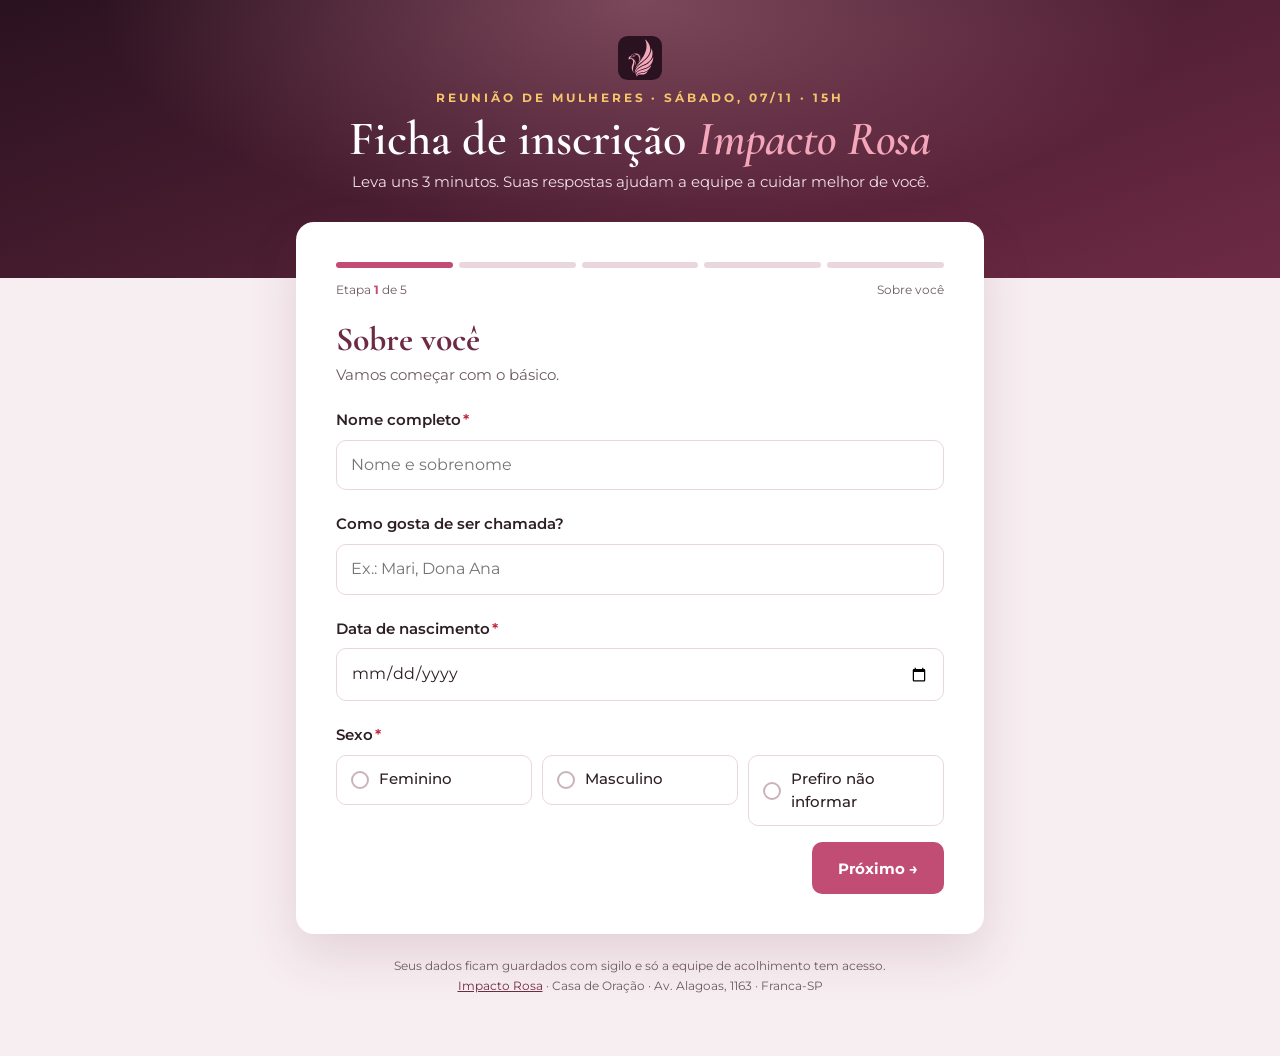
<file: ficha/index.html>
<!doctype html>
<html lang="pt-BR">
<head>
  <meta charset="utf-8">
  <meta name="viewport" content="width=device-width, initial-scale=1, viewport-fit=cover">
  <title>Ficha de inscrição · Impacto Rosa</title>
  <meta name="description" content="Ficha de inscrição da Reunião de Mulheres do Impacto Rosa · Casa de Oração Franca.">
  <meta name="theme-color" content="#6e2a44">
  <meta name="robots" content="noindex">
  <link rel="icon" href="../favicon.ico" sizes="any">
  <link rel="icon" type="image/svg+xml" href="../icons/favicon.svg">
  <link rel="apple-touch-icon" href="../icons/apple-touch-icon.png">
  <meta property="og:type" content="website">
  <meta property="og:title" content="Ficha de inscrição · Impacto Rosa">
  <meta property="og:description" content="Preencha sua ficha para a Reunião de Mulheres do Impacto Rosa · Sábado, 07/11 às 15h.">
  <meta property="og:url" content="https://impactorosa.mentorawaniaarantes.com.br/ficha/">
  <meta property="og:image" content="https://impactorosa.mentorawaniaarantes.com.br/icons/og-image.jpg">
  <link rel="preconnect" href="https://fonts.googleapis.com">
  <link rel="preconnect" href="https://fonts.gstatic.com" crossorigin>
  <link rel="stylesheet" href="https://fonts.googleapis.com/css2?family=Cormorant+Garamond:ital,wght@0,600;0,700;1,500&family=Montserrat:wght@400;500;600;700&display=swap">
  <style>
    /* Formulário no estilo Jotform: fundo claro, cartão branco, etapas com progresso,
       com as cores do Impacto Rosa (vinho, rosa e âmbar). */
    :root {
      color-scheme: light;
      --fundo: #f7eef1;
      --cartao: #ffffff;
      --texto: #2e1f26;
      --suave: #6d5a63;
      --linha: #ead7de;
      --vinho: #6e2a44;
      --rosa: #c24d74;
      --rosa-claro: #fbe9ef;
      --ambar: #c97d06;
      --erro: #c0263c;
      --ok: #1f9d55;
      --display: "Cormorant Garamond", Georgia, serif;
      --corpo: "Montserrat", system-ui, -apple-system, "Segoe UI", Roboto, sans-serif;
    }
    *, *::before, *::after { box-sizing: border-box; }
    [hidden] { display: none !important; }
    html { scroll-behavior: smooth; }
    body { margin: 0; background: var(--fundo); color: var(--texto); font-family: var(--corpo); font-size: 16px; line-height: 1.55; }
    img { max-width: 100%; height: auto; display: block; }
    :focus-visible { outline: 3px solid var(--ambar); outline-offset: 2px; }
    [tabindex="-1"]:focus { outline: none; }

    .topo {
      background: radial-gradient(ellipse at 50% 0%, rgba(236, 157, 178, .35), transparent 60%), linear-gradient(160deg, #2a1220, var(--vinho));
      color: #fff; text-align: center;
      padding: calc(36px + env(safe-area-inset-top, 0px)) max(16px, env(safe-area-inset-right, 0px)) 84px max(16px, env(safe-area-inset-left, 0px));
    }
    .topo img { width: 44px; margin: 0 auto 10px; }
    .topo .rotulo { margin: 0; font-size: .72rem; font-weight: 700; letter-spacing: .26em; text-transform: uppercase; color: #f5c46b; }
    .topo h1 { margin: 6px 0 6px; font-family: var(--display); font-weight: 600; font-size: clamp(2.1rem, 7vw, 3rem); line-height: 1.05; }
    .topo h1 em { color: #f4a7bb; }
    .topo p { margin: 0; color: #f1dfe5; font-size: .95rem; }

    .area { max-width: 720px; margin: -56px auto 0; padding: 0 max(16px, env(safe-area-inset-right, 0px)) 48px max(16px, env(safe-area-inset-left, 0px)); }
    .cartao { background: var(--cartao); border-radius: 18px; box-shadow: 0 20px 50px rgba(110, 42, 68, .14); padding: clamp(20px, 5vw, 40px); }

    .progresso { display: flex; gap: 6px; margin-bottom: 8px; }
    .progresso span { flex: 1; height: 6px; border-radius: 99px; background: var(--linha); transition: background .3s; }
    .progresso span.feito { background: var(--rosa); }
    .etapa-info { display: flex; justify-content: space-between; font-size: .78rem; color: var(--suave); margin-bottom: 22px; }
    .etapa-info strong { color: var(--rosa); }

    .etapa h2 { font-family: var(--display); font-size: clamp(1.7rem, 5vw, 2.1rem); line-height: 1.1; margin: 0 0 4px; color: var(--vinho); }
    .etapa .intro { margin: 0 0 22px; color: var(--suave); font-size: .95rem; }

    .campo { margin-bottom: 22px; }
    .campo > label, .campo > .pergunta { display: block; font-weight: 600; font-size: .95rem; margin-bottom: 8px; }
    .obrig { color: var(--erro); margin-left: 2px; }
    .sub { display: block; font-size: .8rem; color: var(--suave); margin-top: 6px; }
    input[type="text"], input[type="tel"], input[type="email"], input[type="date"], textarea {
      width: 100%; min-height: 50px; padding: 12px 14px; border: 1.5px solid var(--linha); border-radius: 10px;
      background: #fff; color: var(--texto); font: inherit; font-size: 16px; transition: border-color .15s, box-shadow .15s;
    }
    textarea { min-height: 110px; resize: vertical; }
    input:focus, textarea:focus { outline: none; border-color: var(--rosa); box-shadow: 0 0 0 4px rgba(194, 77, 116, .14); }
    input:disabled, textarea:disabled { background: #f6f1f3; cursor: not-allowed; }
    [aria-invalid="true"] { border-color: var(--erro) !important; }
    .erro-campo { color: var(--erro); font-size: .82rem; margin-top: 6px; }
    .idade { display: inline-flex; margin-top: 8px; padding: 4px 12px; border-radius: 99px; background: var(--rosa-claro); color: var(--vinho); font-weight: 600; font-size: .85rem; }

    .opcoes { display: grid; gap: 10px; grid-template-columns: repeat(auto-fill, minmax(150px, 1fr)); border: 0; margin: 0; padding: 0; }
    .opcoes legend { padding: 0; }
    .opcao { position: relative; }
    .opcao input { position: absolute; opacity: 0; inset: 0; width: 100%; height: 100%; margin: 0; cursor: pointer; }
    .opcao span {
      display: flex; align-items: center; gap: 10px; min-height: 50px; padding: 12px 14px; border: 1.5px solid var(--linha);
      border-radius: 10px; background: #fff; font-size: .92rem; font-weight: 500; transition: border-color .15s, background .15s;
    }
    .opcao span::before { content: ""; flex: none; width: 18px; height: 18px; border: 2px solid #c9b3bb; border-radius: 50%; background: #fff; }
    .opcao input[type="checkbox"] + span::before { border-radius: 5px; }
    .opcao input:checked + span { border-color: var(--rosa); background: var(--rosa-claro); color: var(--vinho); font-weight: 600; }
    .opcao input:checked + span::before { border-color: var(--rosa); background: var(--rosa); box-shadow: inset 0 0 0 3px #fff; }
    .opcao input:focus-visible + span { outline: 3px solid var(--ambar); outline-offset: 2px; }
    .opcao input:disabled + span { opacity: .5; cursor: not-allowed; }

    .contador { display: inline-flex; align-items: center; border: 1.5px solid var(--linha); border-radius: 10px; overflow: hidden; }
    .contador button { width: 50px; height: 50px; border: 0; background: var(--rosa-claro); color: var(--vinho); font-size: 1.4rem; cursor: pointer; }
    .contador output { min-width: 64px; text-align: center; font-weight: 700; font-size: 1.1rem; font-variant-numeric: tabular-nums; }

    .aviso { border-radius: 12px; padding: 16px; background: #fff8ec; border: 1.5px solid #f3d7a3; margin-bottom: 22px; font-size: .9rem; }
    .aviso strong { color: var(--vinho); }
    .consent { display: flex; gap: 12px; align-items: flex-start; cursor: pointer; font-size: .9rem; }
    .consent input { width: 22px; height: 22px; flex: none; margin-top: 1px; accent-color: var(--rosa); }
    .bloqueado { opacity: .55; }

    .resumo { list-style: none; margin: 0 0 22px; padding: 0; border: 1.5px solid var(--linha); border-radius: 12px; overflow: hidden; }
    .resumo li { display: grid; grid-template-columns: 42% 1fr; gap: 12px; padding: 10px 14px; border-bottom: 1px solid var(--linha); font-size: .9rem; }
    .resumo li:last-child { border-bottom: 0; }
    .resumo li span:first-child { color: var(--suave); }
    .resumo li span:last-child { font-weight: 600; overflow-wrap: anywhere; }

    .acoes { display: flex; gap: 12px; justify-content: space-between; margin-top: 8px; }
    .btn {
      display: inline-flex; align-items: center; justify-content: center; gap: 8px; min-height: 52px; padding: 12px 26px;
      border-radius: 10px; border: 0; font: inherit; font-weight: 700; font-size: .95rem; cursor: pointer; text-decoration: none;
    }
    .btn-prox { background: var(--rosa); color: #fff; margin-left: auto; }
    .btn-prox:hover { background: #a83c60; }
    .btn-voltar { background: transparent; color: var(--suave); border: 1.5px solid var(--linha); }
    .btn[disabled] { opacity: .7; cursor: wait; }
    .erro-envio { color: var(--erro); font-size: .9rem; margin: 10px 0 0; }

    .sucesso { text-align: center; padding: 10px 0; }
    .sucesso .check { width: 72px; height: 72px; border-radius: 50%; margin: 0 auto 14px; display: grid; place-items: center; background: #e7f6ee; color: var(--ok); font-size: 2.2rem; }
    .sucesso h2 { font-family: var(--display); font-size: 2.2rem; margin: 0 0 8px; color: var(--vinho); }
    .sucesso p { color: var(--suave); margin: 0 0 22px; }
    .sucesso .btn { width: 100%; margin-bottom: 10px; }
    .btn-grupo { background: #25d366; color: #fff; }
    .btn-pagina { background: var(--rosa-claro); color: var(--vinho); }

    .rodape { text-align: center; color: var(--suave); font-size: .78rem; margin-top: 22px; }
    .rodape a { color: var(--vinho); }
    .hp { position: absolute; left: -9999px; width: 1px; height: 1px; overflow: hidden; }
    @media (max-width: 480px) { .resumo li { grid-template-columns: 1fr; gap: 2px; } .acoes .btn { padding: 12px 18px; } }
    @media (prefers-reduced-motion: reduce) { html { scroll-behavior: auto; } * { transition: none !important; } }
  </style>
</head>
<body>
  <header class="topo">
    <img src="../icons/favicon.svg" width="44" height="44" alt="">
    <p class="rotulo">Reunião de Mulheres · Sábado, 07/11 · 15h</p>
    <h1>Ficha de inscrição <em>Impacto Rosa</em></h1>
    <p>Leva uns 3 minutos. Suas respostas ajudam a equipe a cuidar melhor de você.</p>
  </header>

  <main class="area">
    <div class="cartao">
      <div id="cabecalho-etapas">
        <div class="progresso" aria-hidden="true"><span></span><span></span><span></span><span></span><span></span></div>
        <p class="etapa-info"><span>Etapa <strong id="num-etapa">1</strong> de 5</span><span id="nome-etapa">Sobre você</span></p>
      </div>

      <form id="ficha" novalidate>
        <!-- ETAPA 1 -->
        <section class="etapa" data-nome="Sobre você" aria-labelledby="t1">
          <h2 id="t1" tabindex="-1">Sobre você</h2>
          <p class="intro">Vamos começar com o básico.</p>
          <div class="campo">
            <label for="f-nome">Nome completo<span class="obrig" aria-hidden="true">*</span></label>
            <input id="f-nome" name="nome" type="text" autocomplete="name" required maxlength="120" placeholder="Nome e sobrenome">
          </div>
          <div class="campo">
            <label for="f-chamar">Como gosta de ser chamada?</label>
            <input id="f-chamar" name="como_chamar" type="text" maxlength="60" placeholder="Ex.: Mari, Dona Ana">
          </div>
          <div class="campo">
            <label for="f-nasc">Data de nascimento<span class="obrig" aria-hidden="true">*</span></label>
            <input id="f-nasc" name="data_nascimento" type="date" required min="1900-01-01">
            <span class="idade" id="idade" hidden></span>
          </div>
          <fieldset class="campo opcoes" id="g-sexo">
            <legend class="pergunta">Sexo<span class="obrig" aria-hidden="true">*</span></legend>
            <label class="opcao"><input type="radio" name="sexo" value="feminino"><span>Feminino</span></label>
            <label class="opcao"><input type="radio" name="sexo" value="masculino"><span>Masculino</span></label>
            <label class="opcao"><input type="radio" name="sexo" value="prefiro_nao_informar"><span>Prefiro não informar</span></label>
          </fieldset>
        </section>

        <!-- ETAPA 2 -->
        <section class="etapa" data-nome="Família e contato" aria-labelledby="t2" hidden>
          <h2 id="t2" tabindex="-1">Família e contato</h2>
          <p class="intro">Como está a sua vida hoje e como falamos com você.</p>
          <fieldset class="campo opcoes" id="g-civil">
            <legend class="pergunta">Estado civil<span class="obrig" aria-hidden="true">*</span></legend>
            <label class="opcao"><input type="radio" name="estado_civil" value="solteira"><span>Solteira</span></label>
            <label class="opcao"><input type="radio" name="estado_civil" value="casada"><span>Casada</span></label>
            <label class="opcao"><input type="radio" name="estado_civil" value="uniao_estavel"><span>União estável</span></label>
            <label class="opcao"><input type="radio" name="estado_civil" value="divorciada"><span>Divorciada</span></label>
            <label class="opcao"><input type="radio" name="estado_civil" value="viuva"><span>Viúva</span></label>
            <label class="opcao"><input type="radio" name="estado_civil" value="outro"><span>Outro</span></label>
          </fieldset>
          <div class="campo">
            <span class="pergunta" id="l-filhos">Quantos filhos você tem?<span class="obrig" aria-hidden="true">*</span></span>
            <div class="contador" role="group" aria-labelledby="l-filhos">
              <button type="button" id="filhos-menos" aria-label="Diminuir">−</button>
              <output id="filhos" aria-live="polite">0</output>
              <button type="button" id="filhos-mais" aria-label="Aumentar">+</button>
            </div>
          </div>
          <div class="campo">
            <label for="f-prof">Profissão</label>
            <input id="f-prof" name="profissao" type="text" maxlength="100" placeholder="Ex.: professora, empresária, do lar">
          </div>
          <div class="campo">
            <label for="f-zap">WhatsApp com DDD<span class="obrig" aria-hidden="true">*</span></label>
            <input id="f-zap" name="whatsapp" type="tel" inputmode="numeric" autocomplete="tel-national" required placeholder="(16) 99999-9999">
          </div>
          <div class="campo">
            <label for="f-email">E-mail</label>
            <input id="f-email" name="email" type="email" inputmode="email" autocomplete="email" maxlength="160" placeholder="voce@email.com">
          </div>
        </section>

        <!-- ETAPA 3 -->
        <section class="etapa" data-nome="Fé" aria-labelledby="t3" hidden>
          <h2 id="t3" tabindex="-1">Sua fé</h2>
          <p class="intro">Todas são bem-vindas no Impacto Rosa.</p>
          <fieldset class="campo opcoes" id="g-religiao">
            <legend class="pergunta">Qual religião você pertence?</legend>
            <label class="opcao"><input type="radio" name="religiao" value="Evangélica"><span>Evangélica</span></label>
            <label class="opcao"><input type="radio" name="religiao" value="Católica"><span>Católica</span></label>
            <label class="opcao"><input type="radio" name="religiao" value="Espírita"><span>Espírita</span></label>
            <label class="opcao"><input type="radio" name="religiao" value="Sem religião"><span>Sem religião</span></label>
            <label class="opcao"><input type="radio" name="religiao" value="Outra"><span>Outra</span></label>
          </fieldset>
          <div class="campo" id="c-religiao-outra" hidden>
            <label for="f-religiao-outra">Qual?</label>
            <input id="f-religiao-outra" type="text" maxlength="50">
          </div>
          <div class="campo">
            <label for="f-igreja">Qual igreja você frequenta?</label>
            <input id="f-igreja" name="igreja" type="text" maxlength="120" placeholder="Ex.: Casa de Oração Franca">
            <span class="sub">Se não frequenta nenhuma, pode deixar em branco.</span>
          </div>
        </section>

        <!-- ETAPA 4 -->
        <section class="etapa" data-nome="Cuidado e bem-estar" aria-labelledby="t4" hidden>
          <h2 id="t4" tabindex="-1">Cuidado e bem-estar</h2>
          <p class="intro">Estas perguntas são <strong>opcionais</strong>. Elas nos ajudam a acolher você com carinho e a preparar o momento de pilates com segurança.</p>
          <div class="aviso">
            <label class="consent" for="f-consent-saude">
              <input id="f-consent-saude" type="checkbox">
              <span><strong>Autorizo</strong> o Impacto Rosa e a Casa de Oração Franca a guardar as informações de saúde e de vida pessoal que eu escrever abaixo, de forma <strong>sigilosa</strong>, apenas para o meu acolhimento e cuidado. Sem marcar, você pode pular esta etapa.</span>
            </label>
          </div>
          <div id="bloco-saude" class="bloqueado">
            <fieldset class="campo opcoes" id="g-emocional">
              <legend class="pergunta">Você vive algum quadro emocional?</legend>
              <label class="opcao"><input type="checkbox" name="emocional" value="Ansiedade"><span>Ansiedade</span></label>
              <label class="opcao"><input type="checkbox" name="emocional" value="Depressão"><span>Depressão</span></label>
              <label class="opcao"><input type="checkbox" name="emocional" value="Síndrome do pânico"><span>Síndrome do pânico</span></label>
              <label class="opcao"><input type="checkbox" name="emocional" value="Luto"><span>Luto</span></label>
              <label class="opcao"><input type="checkbox" name="emocional" value="Estresse"><span>Estresse</span></label>
              <label class="opcao"><input type="checkbox" name="emocional" value="Nenhum"><span>Nenhum</span></label>
              <label class="opcao"><input type="checkbox" name="emocional" value="Outro"><span>Outro</span></label>
            </fieldset>
            <div class="campo" id="c-emocional-outro" hidden>
              <label for="f-emocional-outro">Qual?</label>
              <input id="f-emocional-outro" type="text" maxlength="150">
            </div>

            <fieldset class="campo opcoes" id="g-medicacao">
              <legend class="pergunta">Toma alguma medicação?</legend>
              <label class="opcao"><input type="radio" name="toma_medicacao" value="sim"><span>Sim</span></label>
              <label class="opcao"><input type="radio" name="toma_medicacao" value="nao"><span>Não</span></label>
            </fieldset>
            <div class="campo" id="c-medicacoes" hidden>
              <label for="f-medicacoes">Quais medicações?</label>
              <input id="f-medicacoes" type="text" maxlength="500">
            </div>

            <fieldset class="campo opcoes" id="g-fisica">
              <legend class="pergunta">Como está sua condição física?</legend>
              <label class="opcao"><input type="radio" name="condicao_fisica" value="boa"><span>Boa, sem limitações</span></label>
              <label class="opcao"><input type="radio" name="condicao_fisica" value="limitacao_leve"><span>Tenho limitações leves</span></label>
              <label class="opcao"><input type="radio" name="condicao_fisica" value="limitacao_importante"><span>Tenho limitações importantes</span></label>
            </fieldset>
            <div class="campo" id="c-fisica-obs" hidden>
              <label for="f-fisica-obs">Conte um pouco (ajuda no pilates)</label>
              <input id="f-fisica-obs" type="text" maxlength="500" placeholder="Ex.: dor no joelho, cirurgia recente">
            </div>

            <fieldset class="campo opcoes" id="g-patologia">
              <legend class="pergunta">Tem alguma patologia (doença)?</legend>
              <label class="opcao"><input type="radio" name="tem_patologia" value="sim"><span>Sim</span></label>
              <label class="opcao"><input type="radio" name="tem_patologia" value="nao"><span>Não</span></label>
            </fieldset>
            <div class="campo" id="c-patologias" hidden>
              <label for="f-patologias">Quais?</label>
              <input id="f-patologias" type="text" maxlength="500" placeholder="Ex.: diabetes, hipertensão">
            </div>

            <div class="campo">
              <label for="f-sofrimento">Está passando por algum tipo de sofrimento?</label>
              <textarea id="f-sofrimento" maxlength="2000" placeholder="Se quiser, escreva aqui. Vamos orar por você."></textarea>
            </div>
            <div class="campo">
              <label for="f-familiar">Alguma situação familiar que te incomoda?</label>
              <textarea id="f-familiar" maxlength="2000"></textarea>
            </div>
          </div>
        </section>

        <!-- ETAPA 5 -->
        <section class="etapa" data-nome="Confirmar" aria-labelledby="t5" hidden>
          <h2 id="t5" tabindex="-1">Confira e envie</h2>
          <p class="intro">Veja se está tudo certo. Se precisar, volte e corrija.</p>
          <ul class="resumo" id="resumo"></ul>
          <div class="hp" aria-hidden="true"><label for="f-site">Site</label><input id="f-site" type="text" tabindex="-1" autocomplete="off"></div>
          <div class="campo">
            <label class="consent" for="f-consent">
              <input id="f-consent" type="checkbox">
              <span>Autorizo o Impacto Rosa e a Casa de Oração Franca a usarem meus dados para falar comigo sobre os encontros e para o meu acolhimento.<span class="obrig" aria-hidden="true">*</span></span>
            </label>
          </div>
        </section>

        <p class="erro-envio" id="erro-envio" role="alert" hidden></p>
        <div class="acoes">
          <button type="button" class="btn btn-voltar" id="voltar" hidden>← Voltar</button>
          <button type="submit" class="btn btn-prox" id="proximo">Próximo →</button>
        </div>
      </form>

      <div class="sucesso" id="sucesso" hidden>
        <div class="check" aria-hidden="true">✓</div>
        <h2 tabindex="-1" id="sucesso-titulo">Ficha enviada!</h2>
        <p><span id="sucesso-nome">Obrigada</span>, recebemos suas respostas com carinho. Te esperamos no sábado, 07/11, às 15h, na Casa de Oração.</p>
        <a class="btn btn-grupo" href="https://chat.whatsapp.com/GKTrelO5cqL79CvpSnSm1C?mode=gi_t" target="_blank" rel="noopener">Entrar no grupo do WhatsApp</a>
        <a class="btn btn-pagina" href="../">Voltar para a página do Impacto Rosa</a>
      </div>
    </div>
    <p class="rodape">Seus dados ficam guardados com sigilo e só a equipe de acolhimento tem acesso.<br>
      <a href="../">Impacto Rosa</a> · Casa de Oração · Av. Alagoas, 1163 · Franca-SP</p>
  </main>

  <script>
  (function () {
    'use strict';
    // Grava na tabela impacto_rosa_fichas (Supabase, projeto Selah). A chave pública só INSERE;
    // ler/alterar/apagar é bloqueado no banco. Dados de saúde só entram com o consentimento marcado.
    var URL_FICHAS = 'https://hymbjpnrwhtngkivrqht.supabase.co/rest/v1/impacto_rosa_fichas';
    var CHAVE = 'sb_publishable_xNcKkJczWh0YUUwI2THmDg_VFrhqAuD';

    var form = document.getElementById('ficha');
    var etapas = Array.prototype.slice.call(form.querySelectorAll('.etapa'));
    var barras = document.querySelectorAll('.progresso span');
    var btnProx = document.getElementById('proximo');
    var btnVoltar = document.getElementById('voltar');
    var erroEnvio = document.getElementById('erro-envio');
    var atual = 0;
    var filhos = 0;
    var $ = function (id) { return document.getElementById(id); };
    var marcado = function (nome) { var e = form.querySelector('input[name="' + nome + '"]:checked'); return e ? e.value : null; };
    var texto = function (id) { var v = $(id).value.trim().replace(/\s+/g, ' '); return v || null; };

    // Idade calculada pela data de nascimento
    var hoje = new Date();
    $('f-nasc').max = hoje.toISOString().slice(0, 10);
    function idade() {
      var v = $('f-nasc').value; if (!v) return null;
      var n = new Date(v + 'T12:00:00'); var i = hoje.getFullYear() - n.getFullYear();
      var m = hoje.getMonth() - n.getMonth();
      if (m < 0 || (m === 0 && hoje.getDate() < n.getDate())) i--;
      return i >= 0 && i <= 120 ? i : null;
    }
    $('f-nasc').addEventListener('input', function () {
      var i = idade(); $('idade').hidden = i === null; $('idade').textContent = i === null ? '' : i + ' anos';
    });

    // Contador de filhos
    function poeFilhos(n) { filhos = Math.max(0, Math.min(30, n)); $('filhos').textContent = filhos; }
    $('filhos-menos').addEventListener('click', function () { poeFilhos(filhos - 1); });
    $('filhos-mais').addEventListener('click', function () { poeFilhos(filhos + 1); });

    // Máscara do WhatsApp
    $('f-zap').addEventListener('input', function () {
      var d = this.value.replace(/\D/g, '').replace(/^55(?=\d{10,11}$)/, '').slice(0, 11);
      this.value = d.length > 10 ? d.replace(/^(\d{2})(\d{5})(\d{0,4}).*/, '($1) $2-$3')
        : d.length > 6 ? d.replace(/^(\d{2})(\d{4})(\d{0,4}).*/, '($1) $2-$3')
        : d.length > 2 ? d.replace(/^(\d{2})(\d*)/, '($1) $2') : (d ? '(' + d : '');
    });

    // Campos que aparecem conforme a resposta
    function mostraSe(nome, valor, campoId) {
      form.querySelectorAll('input[name="' + nome + '"]').forEach(function (r) {
        r.addEventListener('change', function () {
          var ativo = nome === 'emocional'
            ? !!form.querySelector('input[name="emocional"][value="Outro"]:checked')
            : (valor === '*' ? r.checked && r.value !== 'boa' : marcado(nome) === valor);
          $(campoId).hidden = !ativo;
        });
      });
    }
    mostraSe('religiao', 'Outra', 'c-religiao-outra');
    mostraSe('emocional', 'Outro', 'c-emocional-outro');
    mostraSe('toma_medicacao', 'sim', 'c-medicacoes');
    mostraSe('condicao_fisica', '*', 'c-fisica-obs');
    mostraSe('tem_patologia', 'sim', 'c-patologias');
    // "Nenhum" desmarca os outros quadros (e vice-versa)
    form.querySelectorAll('input[name="emocional"]').forEach(function (c) {
      c.addEventListener('change', function () {
        if (!c.checked) return;
        form.querySelectorAll('input[name="emocional"]').forEach(function (o) {
          if (o !== c && (c.value === 'Nenhum' || o.value === 'Nenhum')) o.checked = false;
        });
        $('c-emocional-outro').hidden = !form.querySelector('input[name="emocional"][value="Outro"]:checked');
      });
    });

    // Bloco de saúde só libera com o consentimento específico
    var blocoSaude = $('bloco-saude');
    function liberaSaude() {
      var ok = $('f-consent-saude').checked;
      blocoSaude.classList.toggle('bloqueado', !ok);
      blocoSaude.querySelectorAll('input, textarea').forEach(function (e) { e.disabled = !ok; });
    }
    $('f-consent-saude').addEventListener('change', liberaSaude);
    liberaSaude();

    // Validação por etapa
    function limpaErros(sec) {
      sec.querySelectorAll('.erro-campo').forEach(function (e) { e.remove(); });
      sec.querySelectorAll('[aria-invalid]').forEach(function (e) { e.removeAttribute('aria-invalid'); });
    }
    function erro(alvo, msg) {
      var p = document.createElement('p'); p.className = 'erro-campo'; p.textContent = msg;
      var caixa = alvo.closest('.campo') || alvo; caixa.appendChild(p);
      if (alvo.matches('input, textarea')) alvo.setAttribute('aria-invalid', 'true');
      return alvo;
    }
    function valida(i) {
      var sec = etapas[i], primeiro = null, f = function (el) { if (!primeiro) primeiro = el; };
      limpaErros(sec);
      if (i === 0) {
        var nome = texto('f-nome') || '';
        if (nome.length < 3 || nome.indexOf(' ') < 0) f(erro($('f-nome'), 'Escreva seu nome completo (nome e sobrenome).'));
        if (idade() === null) f(erro($('f-nasc'), 'Informe sua data de nascimento.'));
        if (!marcado('sexo')) f(erro($('g-sexo'), 'Escolha uma opção.'));
      }
      if (i === 1) {
        if (!marcado('estado_civil')) f(erro($('g-civil'), 'Escolha uma opção.'));
        var zap = $('f-zap').value.replace(/\D/g, '');
        if (zap.length < 10 || zap.length > 11) f(erro($('f-zap'), 'Confira o WhatsApp com DDD, ex.: (16) 99999-9999.'));
        var em = texto('f-email');
        if (em && !/^[^@\s]+@[^@\s]+\.[^@\s]+$/.test(em)) f(erro($('f-email'), 'Confira o e-mail, ex.: voce@email.com.'));
      }
      if (i === 4 && !$('f-consent').checked) f(erro($('f-consent').closest('.consent'), 'Marque a autorização para enviar a ficha.'));
      if (primeiro) { (primeiro.matches('input, textarea') ? primeiro : primeiro.querySelector('input') || primeiro).focus(); }
      return !primeiro;
    }

    // Dados para o banco
    function dados() {
      var saude = $('f-consent-saude').checked;
      var emoc = Array.prototype.map.call(form.querySelectorAll('input[name="emocional"]:checked'), function (c) {
        return c.value === 'Outro' && texto('f-emocional-outro') ? 'Outro: ' + texto('f-emocional-outro') : c.value;
      });
      var rel = marcado('religiao');
      if (rel === 'Outra' && texto('f-religiao-outra')) rel = texto('f-religiao-outra');
      var med = marcado('toma_medicacao'), pat = marcado('tem_patologia'), fis = marcado('condicao_fisica');
      var d = {
        nome: texto('f-nome'), como_chamar: texto('f-chamar'), data_nascimento: $('f-nasc').value, idade: idade(),
        sexo: marcado('sexo'), estado_civil: marcado('estado_civil'), filhos: filhos, profissao: texto('f-prof'),
        whatsapp: '55' + $('f-zap').value.replace(/\D/g, ''), email: texto('f-email') ? texto('f-email').toLowerCase() : null,
        religiao: rel, igreja: texto('f-igreja'), consentimento: true, consentimento_saude: saude
      };
      if (saude) {
        d.quadro_emocional = emoc.length ? emoc.join(', ') : null;
        d.toma_medicacao = med ? med === 'sim' : null;
        d.medicacoes = med === 'sim' ? texto('f-medicacoes') : null;
        d.condicao_fisica = fis;
        d.condicao_fisica_obs = fis && fis !== 'boa' ? texto('f-fisica-obs') : null;
        d.tem_patologia = pat ? pat === 'sim' : null;
        d.patologias = pat === 'sim' ? texto('f-patologias') : null;
        d.sofrimento = texto('f-sofrimento');
        d.situacao_familiar = texto('f-familiar');
      }
      return d;
    }

    var ROTULOS = {
      sexo: { feminino: 'Feminino', masculino: 'Masculino', prefiro_nao_informar: 'Prefiro não informar' },
      estado_civil: { solteira: 'Solteira', casada: 'Casada', uniao_estavel: 'União estável', divorciada: 'Divorciada', viuva: 'Viúva', outro: 'Outro' },
      condicao_fisica: { boa: 'Boa', limitacao_leve: 'Limitações leves', limitacao_importante: 'Limitações importantes' }
    };
    function montaResumo() {
      var d = dados(), linhas = [
        ['Nome', d.nome], ['Como gosta de ser chamada', d.como_chamar],
        ['Nascimento', d.data_nascimento.split('-').reverse().join('/') + (d.idade !== null ? ' (' + d.idade + ' anos)' : '')],
        ['Sexo', ROTULOS.sexo[d.sexo]], ['Estado civil', ROTULOS.estado_civil[d.estado_civil]], ['Filhos', String(d.filhos)],
        ['Profissão', d.profissao], ['WhatsApp', $('f-zap').value], ['E-mail', d.email], ['Religião', d.religiao], ['Igreja', d.igreja],
        ['Cuidado e bem-estar', d.consentimento_saude ? 'Respondido (sigiloso)' : 'Não respondido']
      ];
      var ul = $('resumo'); ul.innerHTML = '';
      linhas.forEach(function (l) {
        var li = document.createElement('li'), a = document.createElement('span'), b = document.createElement('span');
        a.textContent = l[0]; b.textContent = l[1] || '—'; li.appendChild(a); li.appendChild(b); ul.appendChild(li);
      });
    }

    function vaiPara(i) {
      etapas[atual].hidden = true; atual = i; etapas[atual].hidden = false;
      barras.forEach(function (b, k) { b.classList.toggle('feito', k <= atual); });
      $('num-etapa').textContent = atual + 1; $('nome-etapa').textContent = etapas[atual].dataset.nome;
      btnVoltar.hidden = atual === 0;
      btnProx.textContent = atual === etapas.length - 1 ? 'Enviar ficha' : 'Próximo →';
      erroEnvio.hidden = true;
      if (atual === etapas.length - 1) montaResumo();
      window.scrollTo({ top: 0 });
      etapas[atual].querySelector('h2').focus({ preventScroll: true });
    }
    btnVoltar.addEventListener('click', function () { if (atual > 0) vaiPara(atual - 1); });

    form.addEventListener('submit', function (e) {
      e.preventDefault();
      if (!valida(atual)) return;
      if (atual < etapas.length - 1) { vaiPara(atual + 1); return; }
      var d = dados();
      var fim = function () {
        form.hidden = true; $('cabecalho-etapas').hidden = true;
        $('sucesso-nome').textContent = (d.como_chamar || d.nome.split(' ')[0]);
        $('sucesso').hidden = false; window.scrollTo({ top: 0 }); $('sucesso-titulo').focus();
      };
      if ($('f-site').value) { fim(); return; } // robô
      btnProx.disabled = true; btnProx.textContent = 'Enviando…';
      fetch(URL_FICHAS, {
        method: 'POST',
        headers: { apikey: CHAVE, 'Content-Type': 'application/json', Prefer: 'return=minimal' },
        body: JSON.stringify(d)
      }).then(function (r) {
        if (!r.ok) throw new Error('status ' + r.status);
        fim();
      }).catch(function () {
        erroEnvio.textContent = 'Não conseguimos enviar sua ficha agora. Confira sua internet e toque em "Enviar ficha" de novo.';
        erroEnvio.hidden = false;
      }).then(function () { btnProx.disabled = false; btnProx.textContent = 'Enviar ficha'; });
    });

    vaiPara(0);
    window.scrollTo({ top: 0 });
  })();
  </script>
</body>
</html>
</file>
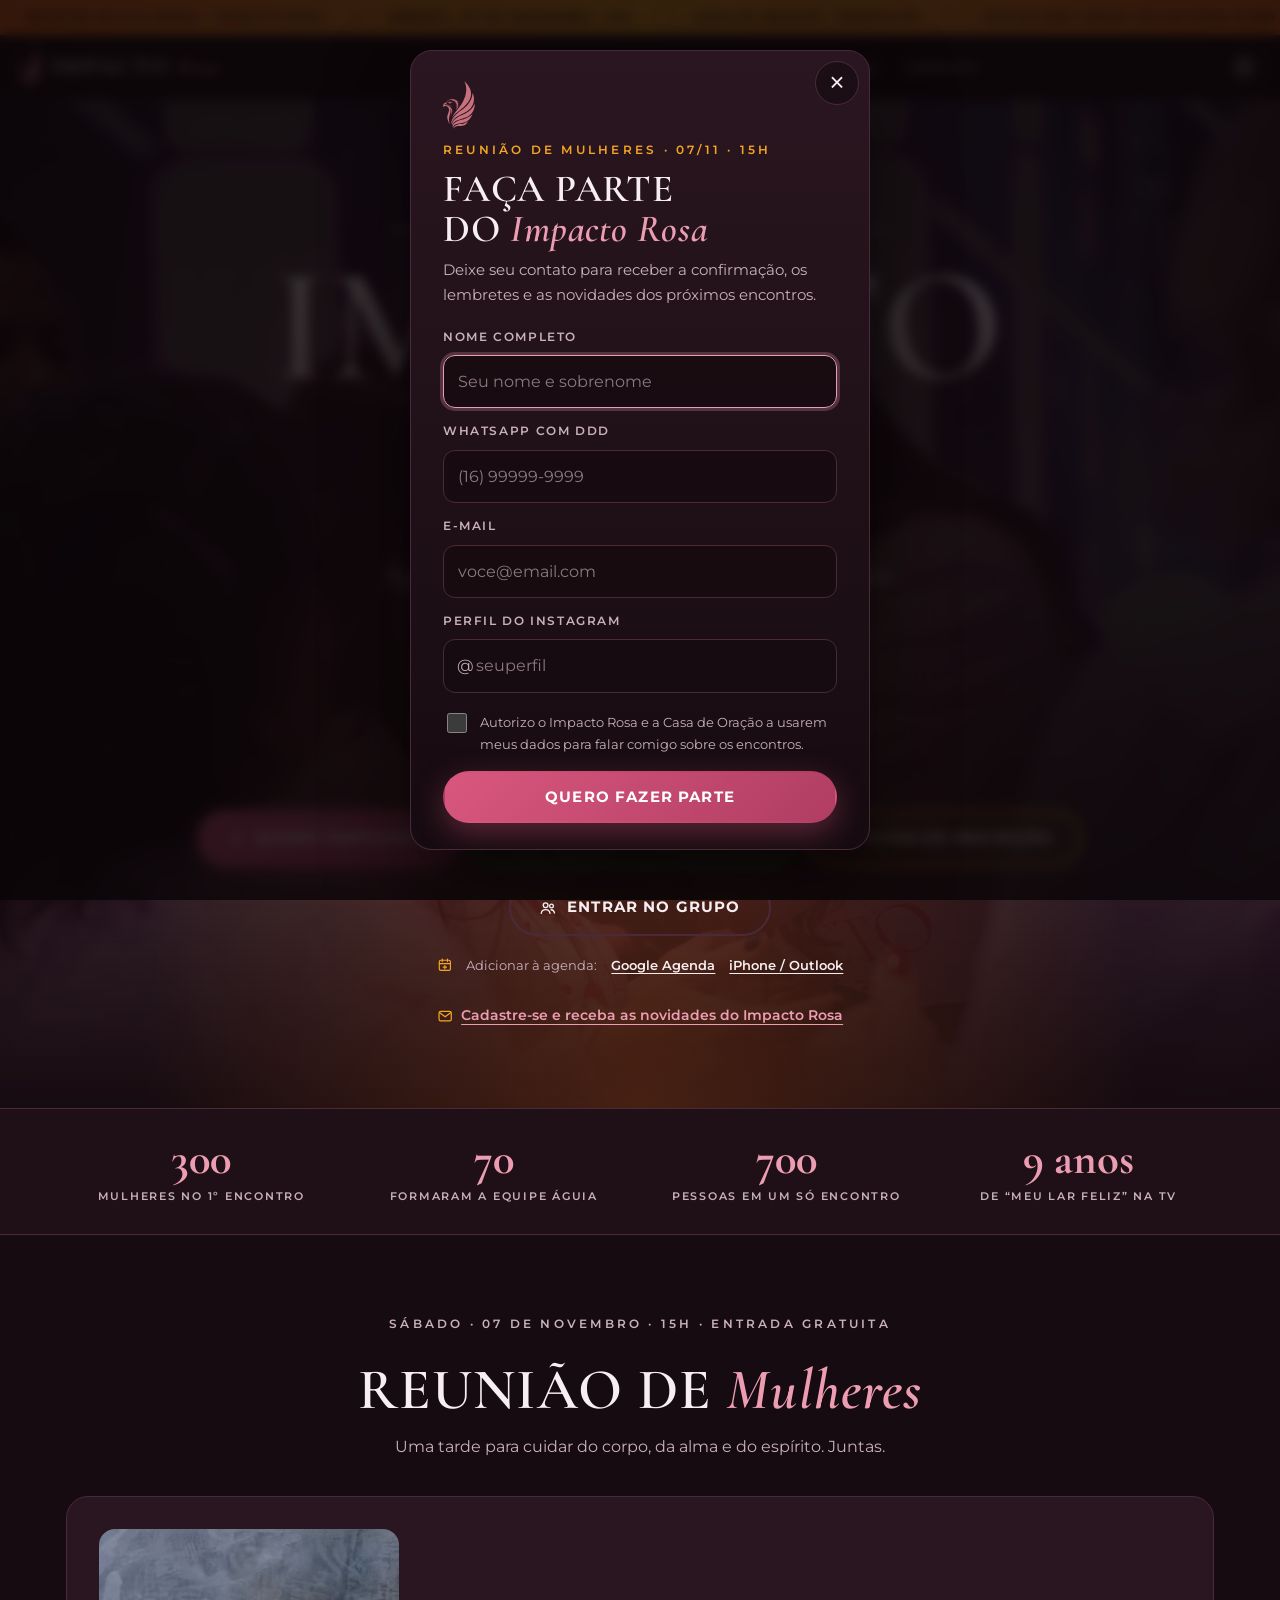
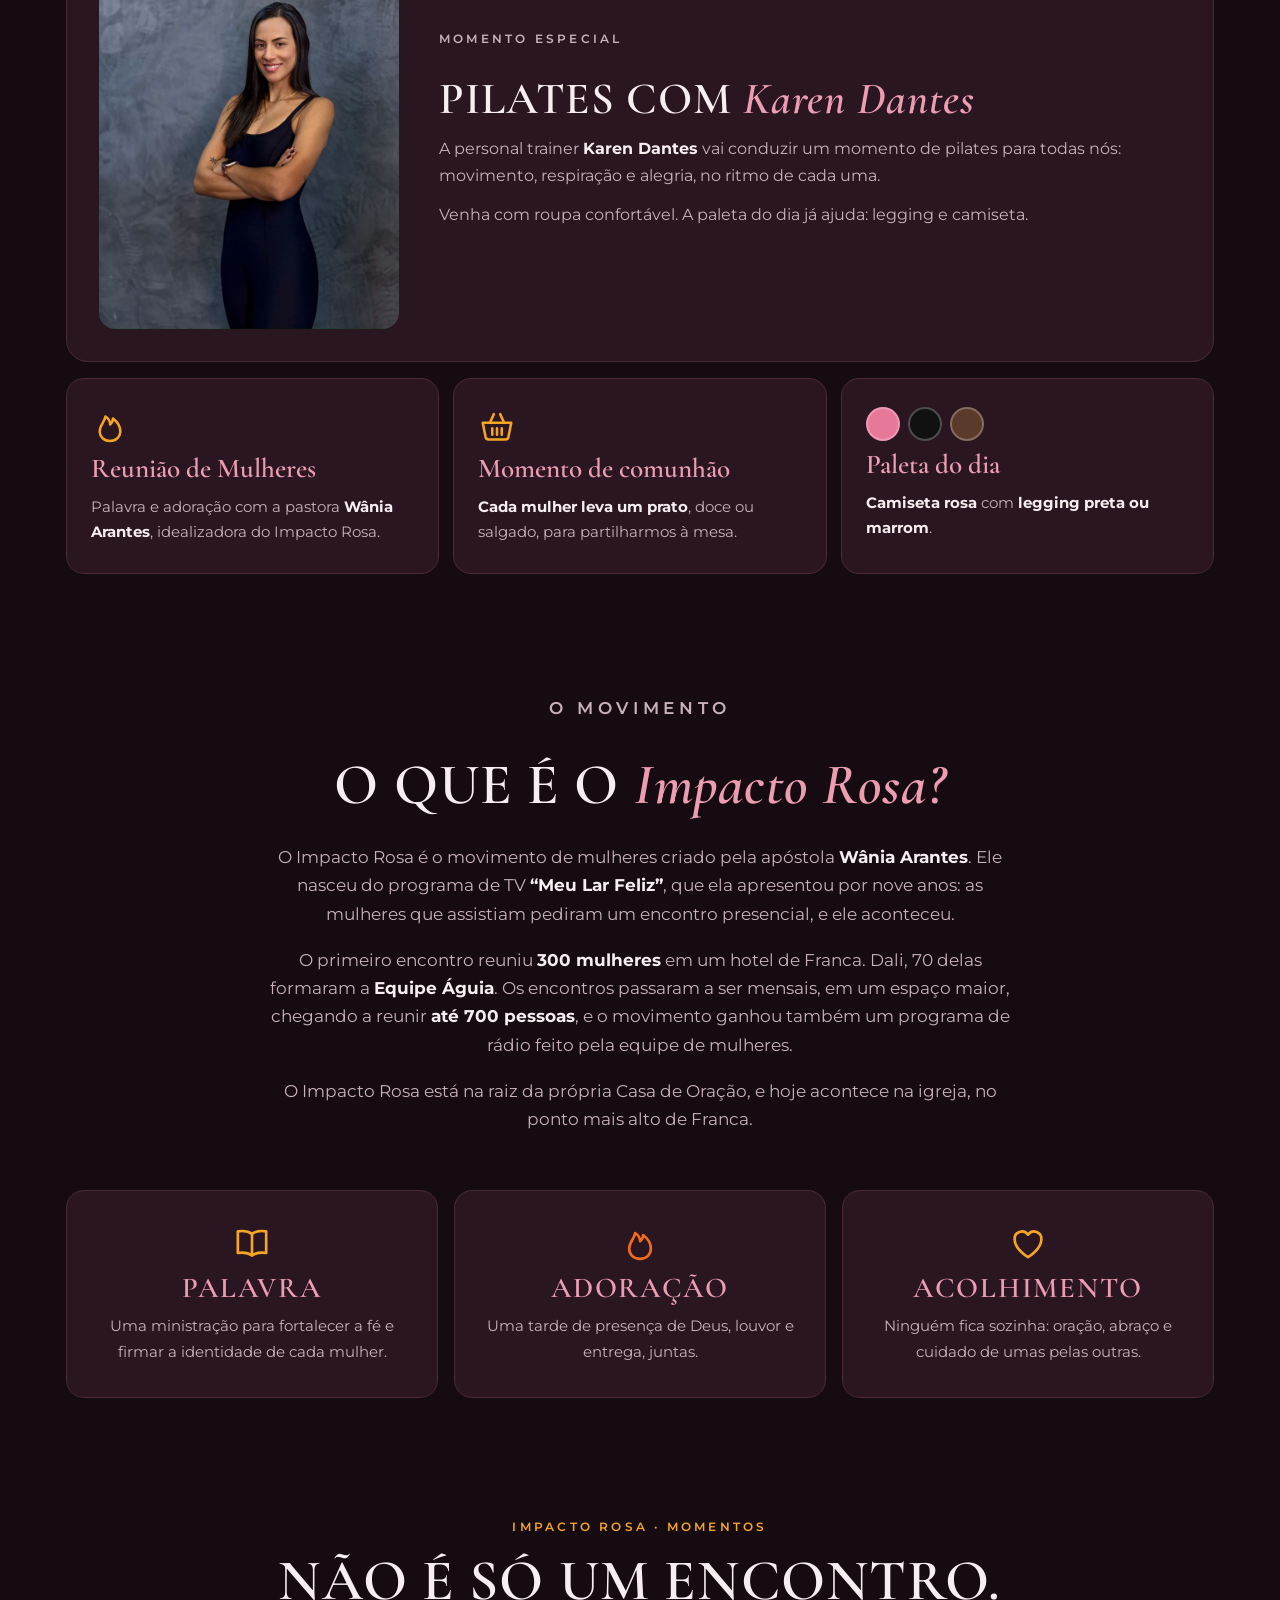
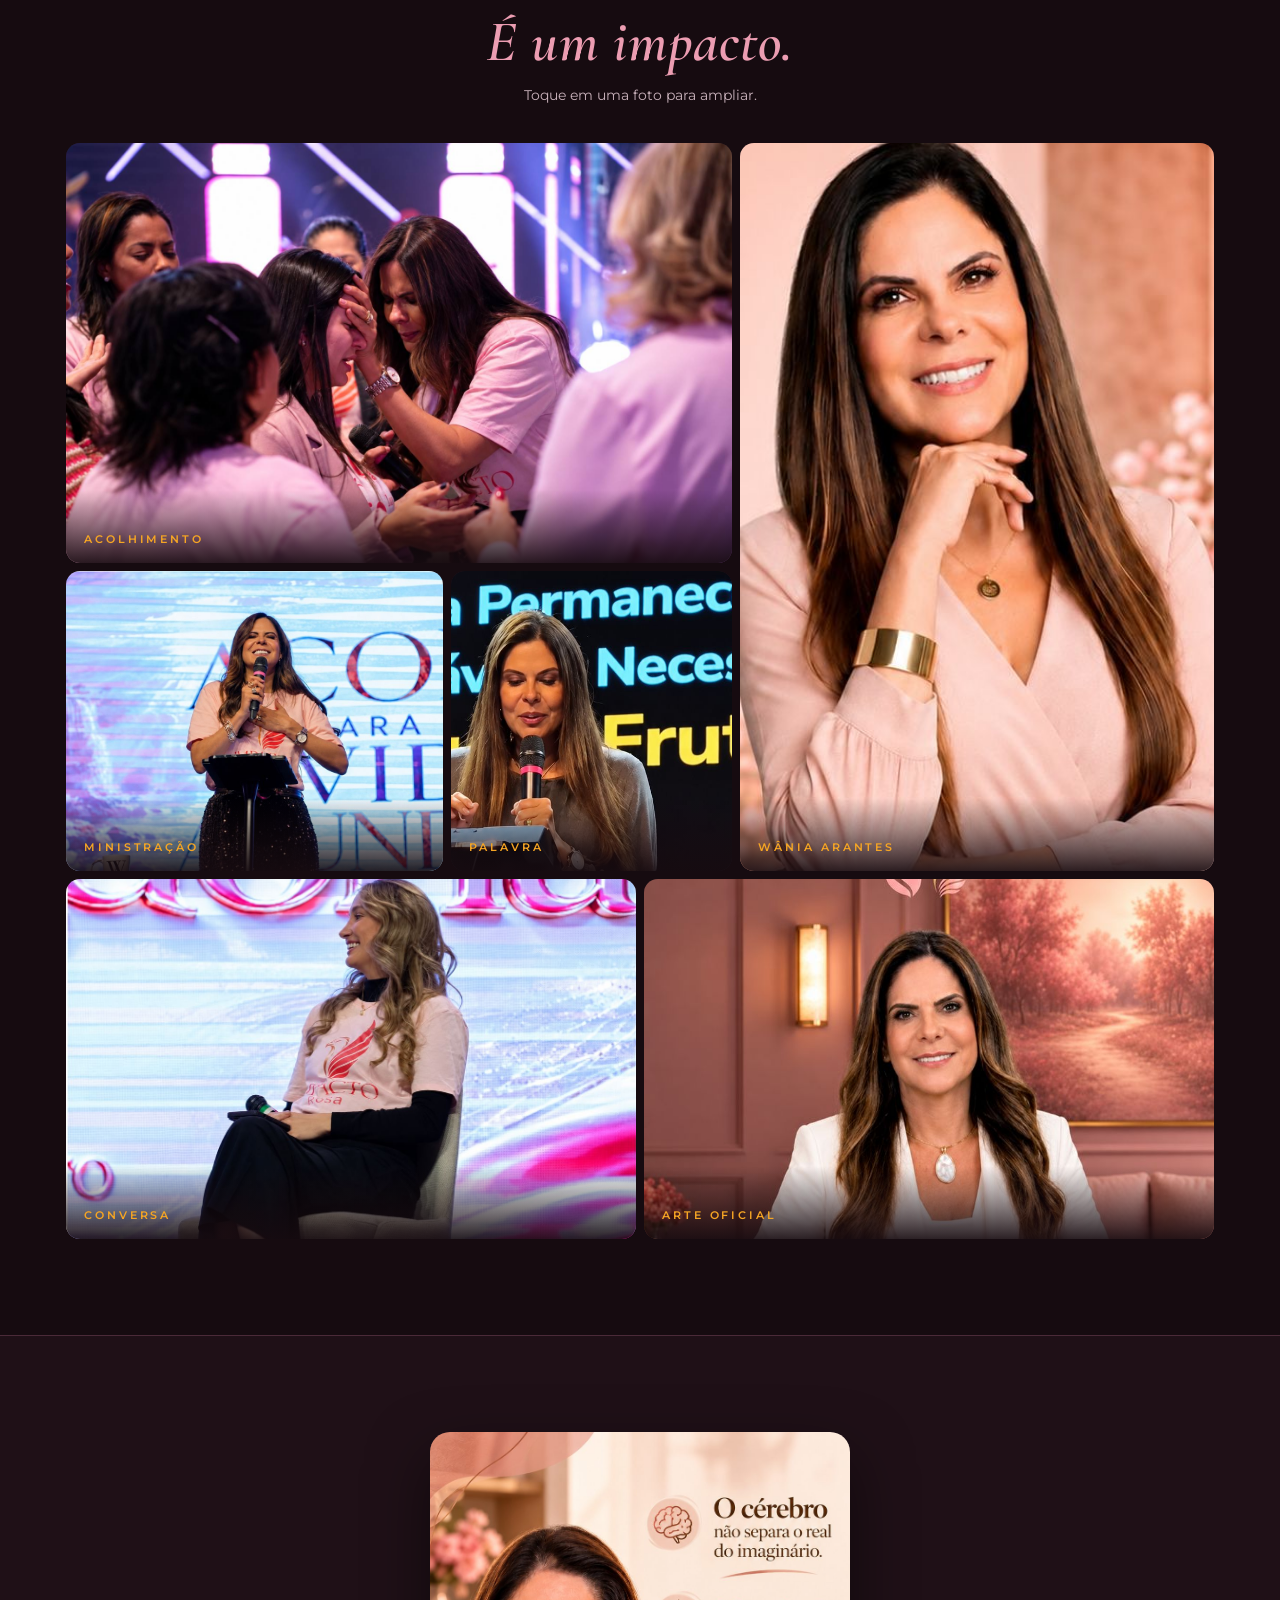
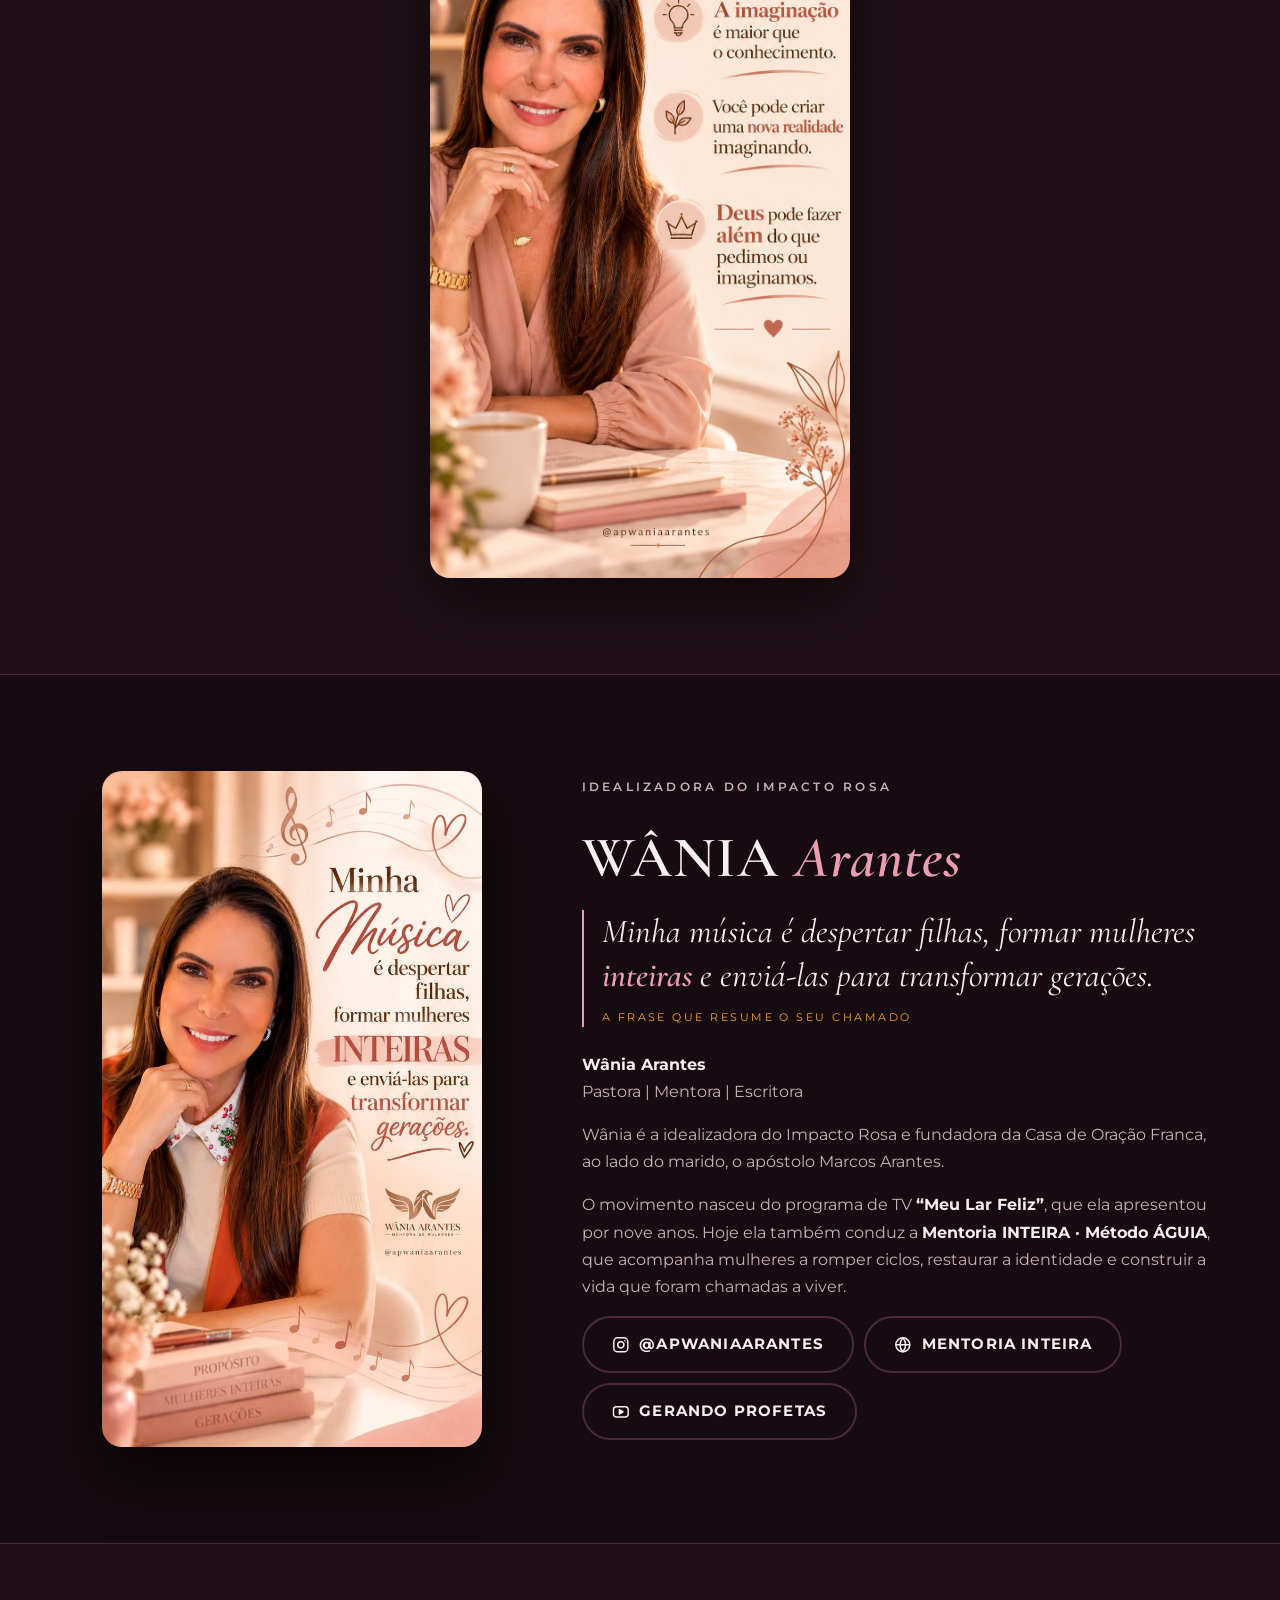
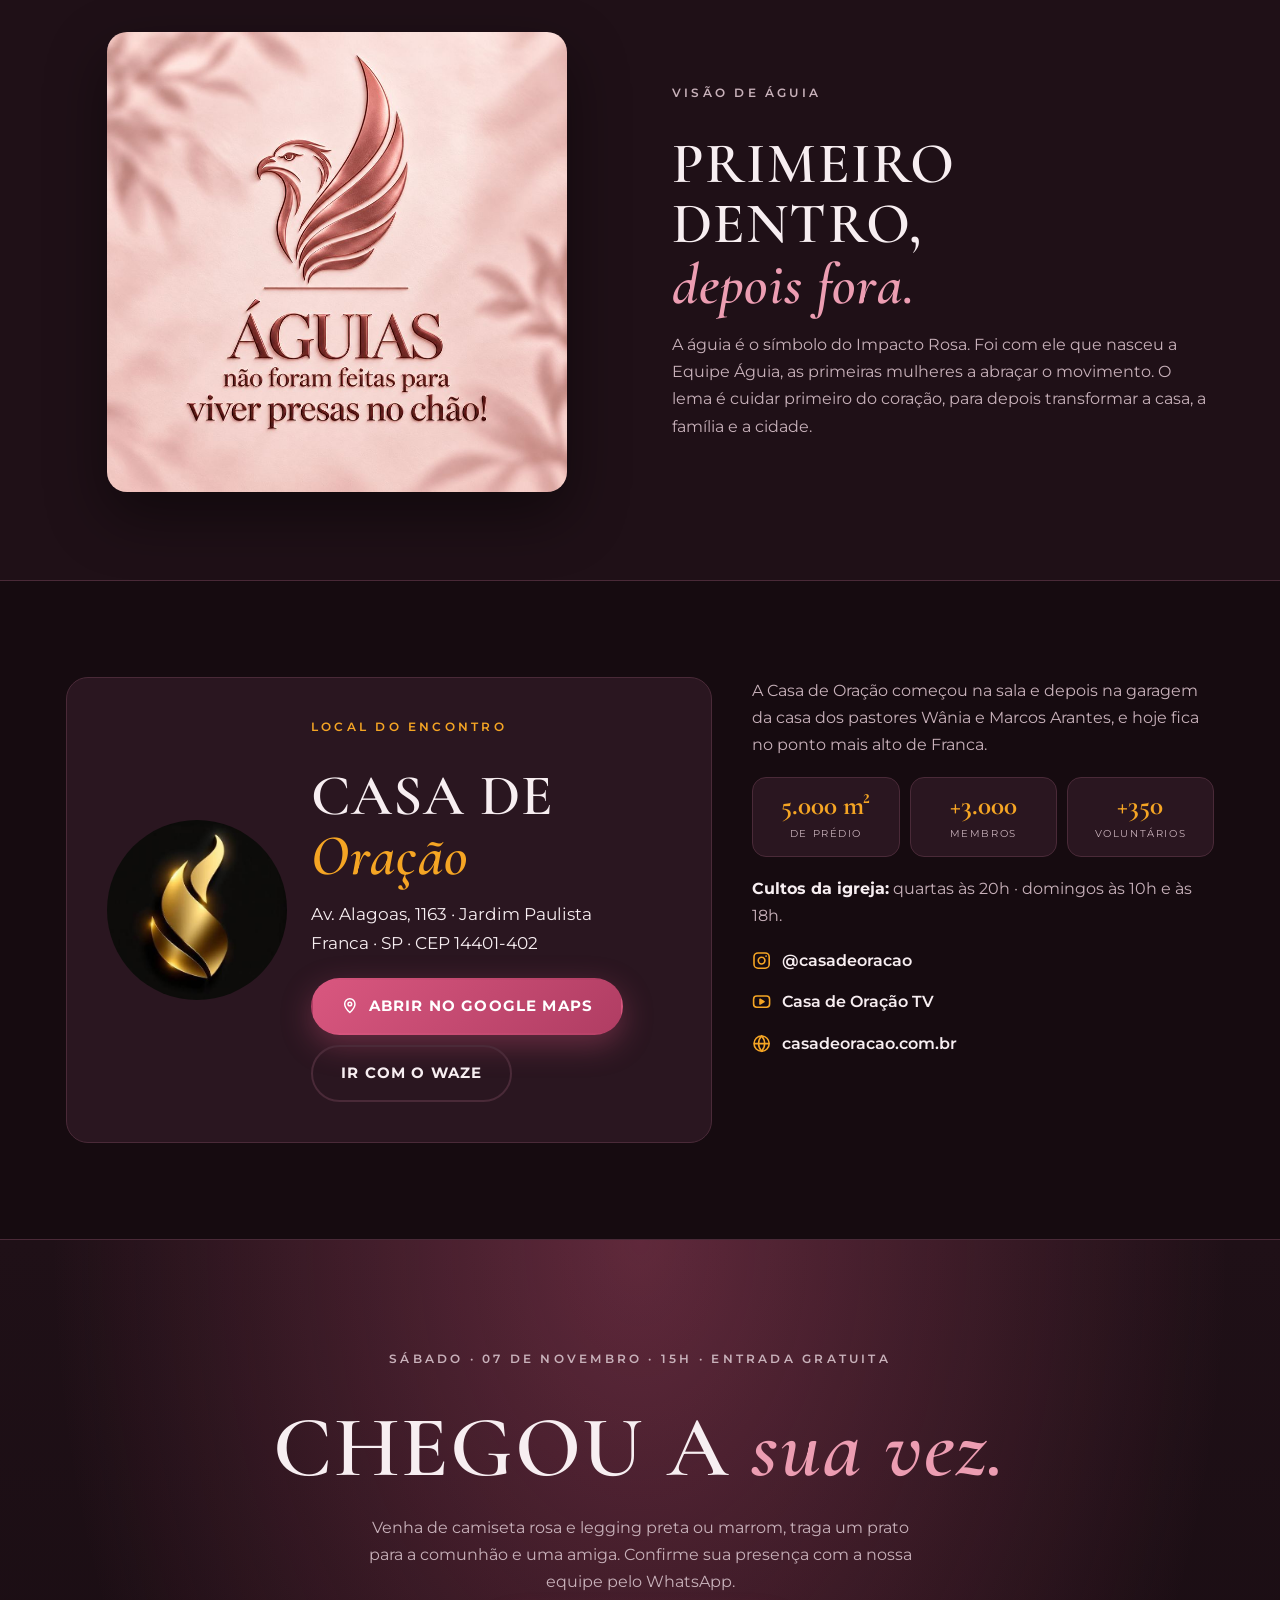
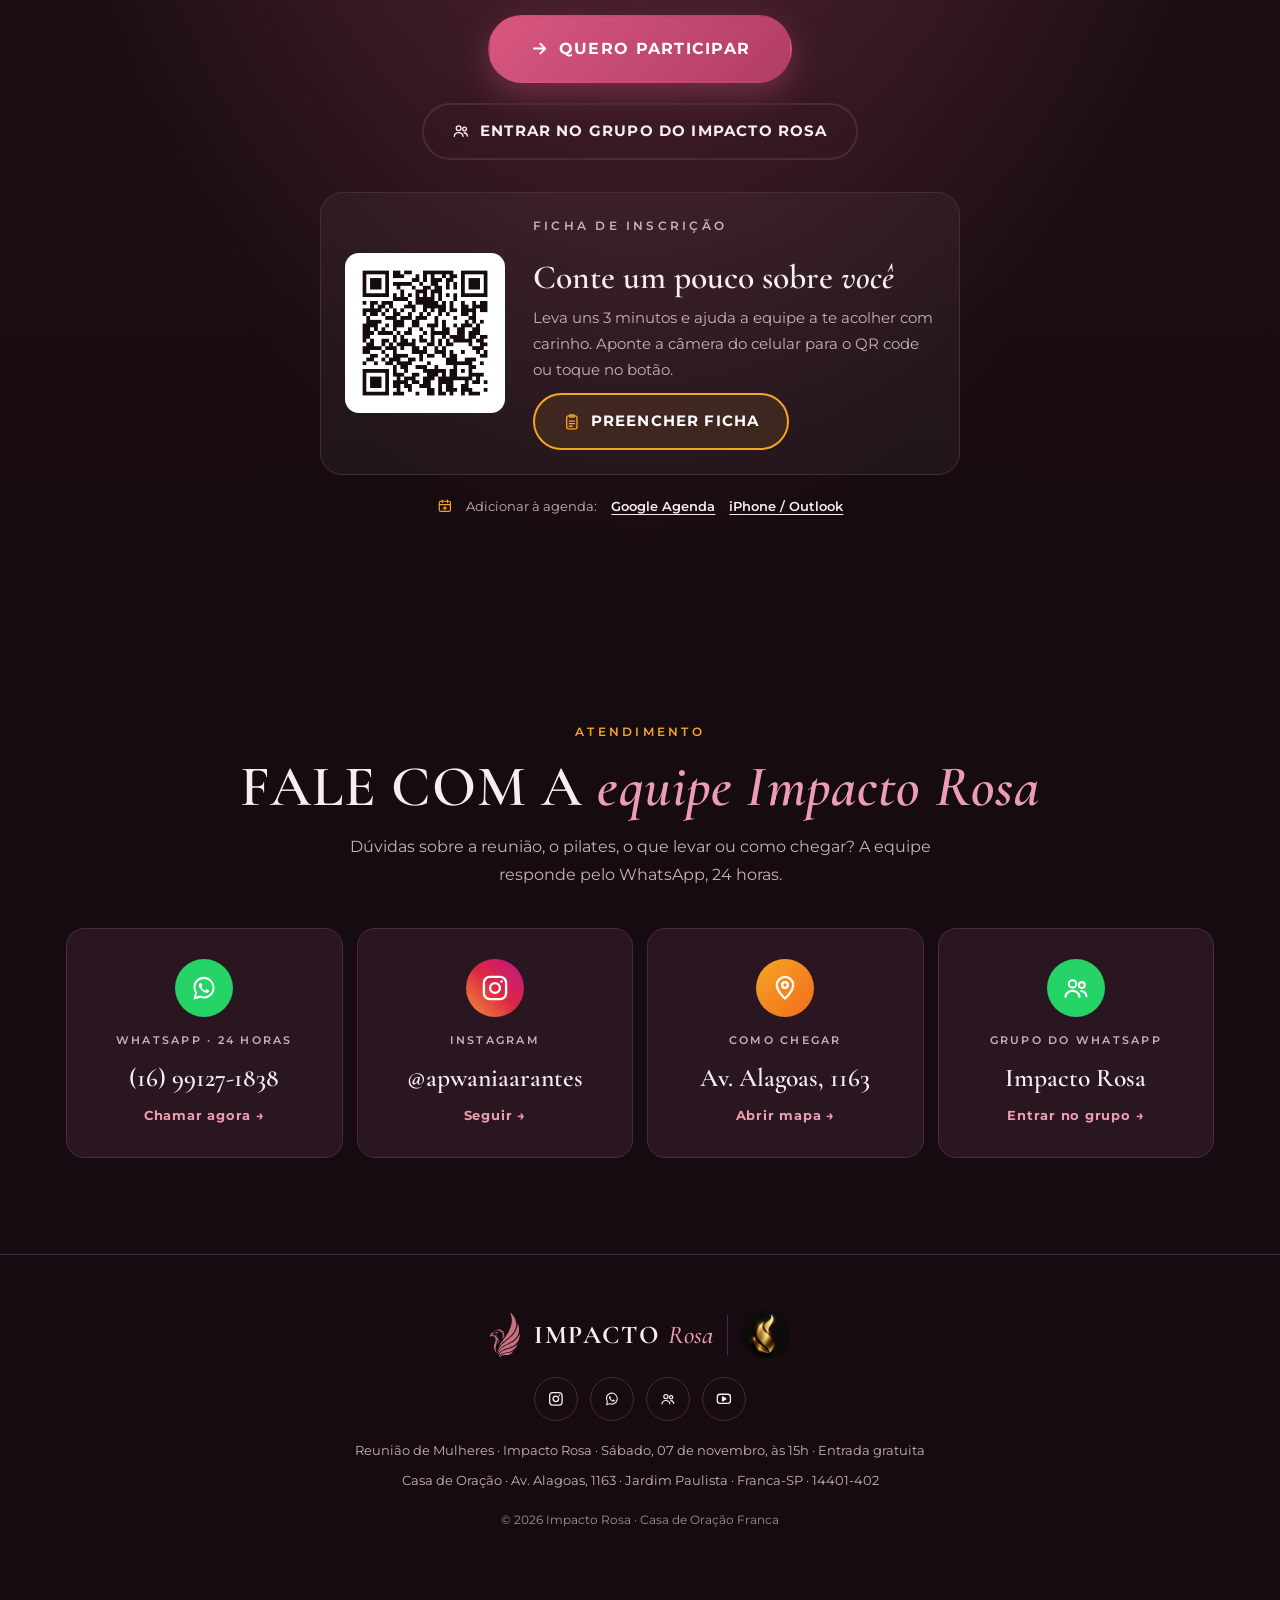
<file: src/index.html>
<!doctype html>
<html lang="pt-BR">
<head>
  <meta charset="utf-8">
  <meta name="viewport" content="width=device-width, initial-scale=1, viewport-fit=cover">
  <title>Reunião de Mulheres · Impacto Rosa · Sábado, 07/11 às 15h</title>
  <meta name="claude:viewport-fit-sides" content="cover">
  <meta name="description" content="Reunião de Mulheres do Impacto Rosa, o movimento de mulheres idealizado por Wânia Arantes na Casa de Oração Franca. Sábado, 7 de novembro, às 15h, com pilates e momento de comunhão. Entrada gratuita. Av. Alagoas, 1163, Jardim Paulista, Franca-SP.">
  <meta name="theme-color" content="#160b10">
  <link rel="icon" href="../favicon.ico" sizes="any">
  <link rel="icon" type="image/svg+xml" href="../icons/favicon.svg">
  <link rel="icon" type="image/png" sizes="32x32" href="../icons/favicon-32.png">
  <link rel="icon" type="image/png" sizes="192x192" href="../icons/icon-192.png">
  <link rel="apple-touch-icon" href="../icons/apple-touch-icon.png">
  <!-- Prévia do link no WhatsApp, Instagram e Facebook (SITE_URL é trocado pelo script de montagem) -->
  <meta property="og:type" content="website">
  <meta property="og:site_name" content="Impacto Rosa">
  <meta property="og:title" content="Reunião de Mulheres · Impacto Rosa · Sábado, 07/11 às 15h · Entrada gratuita">
  <meta property="og:description" content="Com Wânia Arantes e pilates com Karen Dantes. Traga um prato para a comunhão. Legging preta ou marrom e camiseta rosa. Casa de Oração, Av. Alagoas, 1163, Franca-SP.">
  <meta property="og:url" content="SITE_URL">
  <meta property="og:image" content="SITE_URLicons/og-image.jpg">
  <meta property="og:image:width" content="1200">
  <meta property="og:image:height" content="630">
  <meta property="og:locale" content="pt_BR">
  <meta name="twitter:card" content="summary_large_image">
  <link rel="preconnect" href="https://fonts.googleapis.com">
  <link rel="preconnect" href="https://fonts.gstatic.com" crossorigin>
  <link rel="stylesheet" href="https://fonts.googleapis.com/css2?family=Cormorant+Garamond:ital,wght@0,500;0,600;0,700;1,500&family=Montserrat:wght@400;500;600;700&display=swap">
  <link rel="stylesheet" href="../assets/css/styles.css">
  <script type="application/ld+json">
  {
    "@context": "https://schema.org",
    "@type": "Event",
    "name": "Reunião de Mulheres do Impacto Rosa",
    "description": "Reunião de mulheres da Casa de Oração Franca, com Wânia Arantes, pilates com Karen Dantes e momento de comunhão.",
    "startDate": "2026-11-07T15:00:00-03:00",
    "endDate": "2026-11-07T18:00:00-03:00",
    "isAccessibleForFree": true,
    "eventAttendanceMode": "https://schema.org/OfflineEventAttendanceMode",
    "eventStatus": "https://schema.org/EventScheduled",
    "location": {
      "@type": "Place",
      "name": "Casa de Oração Franca",
      "address": {
        "@type": "PostalAddress",
        "streetAddress": "Av. Alagoas, 1163 - Jardim Paulista",
        "addressLocality": "Franca",
        "addressRegion": "SP",
        "postalCode": "14401-402",
        "addressCountry": "BR"
      }
    },
    "performer": { "@type": "Person", "name": "Wânia Arantes" },
    "organizer": { "@type": "Organization", "name": "Casa de Oração Franca", "url": "https://casadeoracao.com.br/" }
  }
  </script>
</head>
<body>
  <a class="skip-link" href="#conteudo">Pular para o conteúdo</a>

  <!-- FAIXA ANIMADA -->
  <div class="ticker" aria-hidden="true">
    <div class="ticker-track">
      <span>Reunião de Mulheres · Impacto Rosa</span><i>✦</i>
      <span>Sábado · 07 de novembro · 15h</span><i>✦</i>
      <span>Casa de Oração · Franca-SP</span><i>✦</i>
      <span>Águias não foram feitas para viver presas no chão</span><i>✦</i>
      <span>Legging preta ou marrom · Camiseta rosa</span><i>✦</i>
      <span>Pilates com Karen Dantes · Traga um prato</span><i>✦</i>
      <span>Entrada gratuita</span><i>✦</i>
      <span>Atendimento 24h · (16) 99127-1838</span><i>✦</i>
      <span>Entre no grupo do WhatsApp</span><i>✦</i>
      <span>Reunião de Mulheres · Impacto Rosa</span><i>✦</i>
      <span>Sábado · 07 de novembro · 15h</span><i>✦</i>
      <span>Casa de Oração · Franca-SP</span><i>✦</i>
      <span>Águias não foram feitas para viver presas no chão</span><i>✦</i>
      <span>Legging preta ou marrom · Camiseta rosa</span><i>✦</i>
      <span>Pilates com Karen Dantes · Traga um prato</span><i>✦</i>
      <span>Entrada gratuita</span><i>✦</i>
      <span>Atendimento 24h · (16) 99127-1838</span><i>✦</i>
      <span>Entre no grupo do WhatsApp</span><i>✦</i>
    </div>
  </div>

  <header class="nav">
    <a class="nav-brand" href="#inicio" aria-label="Impacto Rosa, início">
      <img src="../assets/img/logo-aguia.svg" width="26" height="40" alt="">
      <span>Impacto <em>Rosa</em></span>
    </a>
    <nav aria-label="Seções">
      <ul class="nav-links">
        <li><a href="#sobre">O movimento</a></li>
        <li><a href="#galeria">Fotos</a></li>
        <li><a href="#wania">Wânia Arantes</a></li>
        <li><a href="#local">Local</a></li>
        <li><a href="#contato">Contato</a></li>
      </ul>
    </nav>
    <a class="nav-ig" href="https://www.instagram.com/apwaniaarantes/" target="_blank" rel="noopener" aria-label="Instagram @apwaniaarantes">
      <svg aria-hidden="true"><use href="#i-ig"></use></svg>
    </a>
  </header>

  <main id="conteudo">
    <!-- HERO -->
    <section id="inicio" class="hero">
      <div class="hero-bg" aria-hidden="true"></div>
      <div class="hero-shade" aria-hidden="true"></div>
      <div class="hero-content">
        <p class="hero-badge"><span class="dot" aria-hidden="true"></span> Entrada gratuita · Confirme pelo WhatsApp</p>
        <p class="hero-kicker">Reunião de Mulheres · Casa de Oração Franca</p>
        <h1 class="hero-title">Impacto <span>Rosa</span></h1>
        <p class="hero-tagline">Águias não foram feitas para viver presas no chão.</p>

        <div class="hero-date" aria-label="Sábado, 7 de novembro, às 15 horas">
          <div><strong>07</strong><span>Novembro</span></div>
          <i aria-hidden="true">·</i>
          <div><strong>Sáb</strong><span>Sábado</span></div>
          <i aria-hidden="true">·</i>
          <div><strong>15h</strong><span>Início</span></div>
        </div>

        <p class="hero-local">
          <svg aria-hidden="true"><use href="#i-pin"></use></svg>
          Casa de Oração · Av. Alagoas, 1163 · Jardim Paulista · Franca-SP
        </p>

        <!-- CONTAGEM REGRESSIVA: data do encontro em data-alvo -->
        <div class="countdown" id="countdown" data-alvo="2026-11-07T15:00:00-03:00" data-fim="2026-11-07T20:00:00-03:00">
          <p class="cd-label" id="cd-label">Faltam para o Impacto Rosa</p>
          <div class="cd-row" id="cd-row" role="timer" aria-live="off">
            <div class="cd-box"><span class="cd-num" id="cd-d">00</span><span class="cd-unit">Dias</span></div>
            <span class="cd-sep" aria-hidden="true">:</span>
            <div class="cd-box"><span class="cd-num" id="cd-h">00</span><span class="cd-unit">Horas</span></div>
            <span class="cd-sep" aria-hidden="true">:</span>
            <div class="cd-box"><span class="cd-num" id="cd-m">00</span><span class="cd-unit">Minutos</span></div>
            <span class="cd-sep" aria-hidden="true">:</span>
            <div class="cd-box"><span class="cd-num" id="cd-s">00</span><span class="cd-unit">Segundos</span></div>
          </div>
        </div>

        <div class="hero-ctas">
          <a class="btn btn-main js-whatsapp" href="https://wa.me/5516991271838?text=Ol%C3%A1%21%20Quero%20participar%20da%20Reuni%C3%A3o%20de%20Mulheres%20do%20Impacto%20Rosa%20de%2007%2F11." target="_blank" rel="noopener">
            <svg aria-hidden="true"><use href="#i-arrow"></use></svg> Quero participar
          </a>
          <a class="btn btn-wa js-whatsapp" href="https://wa.me/5516991271838?text=Ol%C3%A1%21%20Quero%20participar%20da%20Reuni%C3%A3o%20de%20Mulheres%20do%20Impacto%20Rosa%20de%2007%2F11." target="_blank" rel="noopener">
            <svg aria-hidden="true"><use href="#i-wa"></use></svg> Fale com a equipe · 24h
          </a>
          <a class="btn btn-ficha" href="SITE_URLficha/">
            <svg aria-hidden="true"><use href="#i-form"></use></svg> Ficha de inscrição
          </a>
          <a class="btn btn-ghost" href="https://chat.whatsapp.com/GKTrelO5cqL79CvpSnSm1C?mode=gi_t" target="_blank" rel="noopener">
            <svg aria-hidden="true"><use href="#i-group"></use></svg> Entrar no grupo
          </a>
        </div>
        <p class="agenda">
          <svg aria-hidden="true"><use href="#i-cal"></use></svg> Adicionar à agenda:
          <a href="https://calendar.google.com/calendar/render?action=TEMPLATE&amp;text=Reuni%C3%A3o%20de%20Mulheres%20%C2%B7%20Impacto%20Rosa&amp;dates=20261107T150000%2F20261107T180000&amp;ctz=America%2FSao_Paulo&amp;location=Casa%20de%20Ora%C3%A7%C3%A3o%2C%20Av.%20Alagoas%2C%201163%20-%20Jardim%20Paulista%2C%20Franca%20-%20SP%2C%2014401-402&amp;details=Reuni%C3%A3o%20de%20Mulheres%20do%20Impacto%20Rosa%20com%20W%C3%A2nia%20Arantes%20e%20pilates%20com%20Karen%20Dantes.%20Traga%20um%20prato%20para%20o%20momento%20de%20comunh%C3%A3o.%20Legging%20preta%20ou%20marrom%20e%20camiseta%20rosa.%20Entrada%20gratuita." target="_blank" rel="noopener">Google Agenda</a>
          <a class="js-ics" href="../agenda/reuniao-de-mulheres-impacto-rosa.ics">iPhone / Outlook</a>
        </p>
        <button class="lead-open" type="button" data-lead-open>
          <svg aria-hidden="true"><use href="#i-mail"></use></svg> Cadastre-se e receba as novidades do Impacto Rosa
        </button>
      </div>
    </section>

    <!-- NÚMEROS -->
    <div class="strip">
      <ul class="strip-list">
        <li><strong>300</strong><span>mulheres no 1º encontro</span></li>
        <li><strong>70</strong><span>formaram a Equipe Águia</span></li>
        <li><strong>700</strong><span>pessoas em um só encontro</span></li>
        <li><strong>9 anos</strong><span>de “Meu Lar Feliz” na TV</span></li>
      </ul>
    </div>

    <!-- NA PRÓXIMA REUNIÃO -->
    <section class="next" aria-labelledby="next-titulo">
      <div class="wrap">
        <div class="next-head">
          <p class="label">Sábado · 07 de novembro · 15h · Entrada gratuita</p>
          <h2 id="next-titulo">Reunião de <em>Mulheres</em></h2>
          <p>Uma tarde para cuidar do corpo, da alma e do espírito. Juntas.</p>
        </div>

        <div class="pilates">
          <figure class="pilates-photo">
            <img src="../assets/img/karen-dantes.jpg" width="720" height="960" loading="lazy"
                 alt="Karen Dantes, personal trainer, de braços cruzados e sorrindo, com roupa de treino preta.">
          </figure>
          <div class="pilates-text">
            <p class="label">Momento especial</p>
            <h3>Pilates com <em>Karen Dantes</em></h3>
            <p>
              A personal trainer <strong>Karen Dantes</strong> vai conduzir um momento de pilates para
              todas nós: movimento, respiração e alegria, no ritmo de cada uma.
            </p>
            <p>Venha com roupa confortável. A paleta do dia já ajuda: legging e camiseta.</p>
          </div>
        </div>

        <ul class="next-list">
          <li>
            <svg aria-hidden="true"><use href="#i-flame"></use></svg>
            <h3>Reunião de Mulheres</h3>
            <p>Palavra e adoração com a pastora <strong>Wânia Arantes</strong>, idealizadora do Impacto Rosa.</p>
          </li>
          <li>
            <svg aria-hidden="true"><use href="#i-basket"></use></svg>
            <h3>Momento de comunhão</h3>
            <p><strong>Cada mulher leva um prato</strong>, doce ou salgado, para partilharmos à mesa.</p>
          </li>
          <li>
            <ul class="swatches" aria-hidden="true">
              <li style="--c:#e8789a"></li><li style="--c:#111111"></li><li style="--c:#5a3a2a"></li>
            </ul>
            <h3>Paleta do dia</h3>
            <p><strong>Camiseta rosa</strong> com <strong>legging preta ou marrom</strong>.</p>
          </li>
        </ul>
      </div>
    </section>

    <!-- O MOVIMENTO -->
    <section id="sobre" class="about">
      <div class="wrap narrow">
        <p class="label">O movimento</p>
        <h2>O que é o <em>Impacto Rosa?</em></h2>
        <p>
          O Impacto Rosa é o movimento de mulheres criado pela apóstola <strong>Wânia Arantes</strong>.
          Ele nasceu do programa de TV <strong>“Meu Lar Feliz”</strong>, que ela apresentou por nove anos:
          as mulheres que assistiam pediram um encontro presencial, e ele aconteceu.
        </p>
        <p>
          O primeiro encontro reuniu <strong>300 mulheres</strong> em um hotel de Franca. Dali, 70 delas
          formaram a <strong>Equipe Águia</strong>. Os encontros passaram a ser mensais, em um espaço maior,
          chegando a reunir <strong>até 700 pessoas</strong>, e o movimento ganhou também um programa de rádio
          feito pela equipe de mulheres.
        </p>
        <p>
          O Impacto Rosa está na raiz da própria Casa de Oração, e hoje acontece na igreja, no ponto mais alto de Franca.
        </p>
      </div>

      <ul class="pillars wrap">
        <li>
          <svg aria-hidden="true"><use href="#i-book"></use></svg>
          <h3>Palavra</h3>
          <p>Uma ministração para fortalecer a fé e firmar a identidade de cada mulher.</p>
        </li>
        <li>
          <svg aria-hidden="true"><use href="#i-flame"></use></svg>
          <h3>Adoração</h3>
          <p>Uma tarde de presença de Deus, louvor e entrega, juntas.</p>
        </li>
        <li>
          <svg aria-hidden="true"><use href="#i-heart"></use></svg>
          <h3>Acolhimento</h3>
          <p>Ninguém fica sozinha: oração, abraço e cuidado de umas pelas outras.</p>
        </li>
      </ul>
    </section>

    <!-- GALERIA -->
    <section id="galeria" class="gallery-section">
      <div class="wrap">
        <p class="label">Impacto Rosa · Momentos</p>
        <h2>Não é só um encontro.<br><em>É um impacto.</em></h2>
        <p class="hint">Toque em uma foto para ampliar.</p>
      </div>
      <div class="mosaic wrap">
        <button class="tile t-a" type="button" data-caption="Acolhimento">
          <img src="../assets/img/hero.jpg" width="1536" height="1024" loading="lazy" alt="Mulheres de camiseta rosa se abraçam e oram juntas durante o Impacto Rosa.">
          <span class="tile-cap">Acolhimento</span>
        </button>
        <button class="tile t-b" type="button" data-caption="Wânia Arantes">
          <img src="../assets/img/wania-arantes.jpg" width="453" height="900" loading="lazy" alt="Wânia Arantes sorrindo, de blusa rosa." style="object-position: center 15%">
          <span class="tile-cap">Wânia Arantes</span>
        </button>
        <button class="tile t-c" type="button" data-caption="Ministração">
          <img src="../assets/img/ministracao.jpg" width="1200" height="800" loading="lazy" alt="Wânia Arantes ministra no palco com microfone, sorrindo.">
          <span class="tile-cap">Ministração</span>
        </button>
        <button class="tile t-d" type="button" data-caption="Palavra">
          <img src="../assets/img/palavra.jpg" width="899" height="575" loading="lazy" alt="Wânia Arantes lê a Palavra no púlpito; no telão, a mensagem sobre produzir frutos.">
          <span class="tile-cap">Palavra</span>
        </button>
        <button class="tile t-e" type="button" data-caption="Conversa">
          <img src="../assets/img/conversa.jpg" width="1200" height="801" loading="lazy" alt="Convidada sentada no palco com a camiseta do Impacto Rosa.">
          <span class="tile-cap">Conversa</span>
        </button>
        <button class="tile t-f" type="button" data-caption="Impacto Rosa · Av. Alagoas, 1163">
          <img src="../assets/img/flyer-impacto-rosa.jpg" width="800" height="1001" loading="lazy" alt="Arte do Impacto Rosa com Wânia Arantes de blazer branco e o endereço Av. Alagoas 1163, Franca-SP." style="object-position: center 20%">
          <span class="tile-cap">Arte oficial</span>
        </button>
      </div>
    </section>

    <!-- ARTE DA WÂNIA -->
    <section class="quote quote-arte">
      <figure>
        <img src="../assets/img/wania-imaginacao.jpg" width="941" height="1672" loading="lazy"
             alt="Arte de Wânia Arantes: O cérebro não separa o real do imaginário. A imaginação é maior que o conhecimento. Você pode criar uma nova realidade imaginando. Deus pode fazer além do que pedimos ou imaginamos. @apwaniaarantes">
      </figure>
    </section>

    <!-- WÂNIA -->
    <section id="wania" class="wania">
      <div class="wrap wania-grid">
        <figure class="wania-photo wania-panfleto">
          <img src="../assets/img/wania-chamado.jpg" width="720" height="1280" loading="lazy"
               alt="Panfleto de Wânia Arantes, Mentora de Mulheres: Minha música é despertar filhas, formar mulheres inteiras e enviá-las para transformar gerações.">
        </figure>
        <div>
          <p class="label">Idealizadora do Impacto Rosa</p>
          <h2>Wânia <em>Arantes</em></h2>
          <blockquote class="mini-quote chamado">
            <p>Minha música é despertar filhas, formar mulheres <strong>inteiras</strong> e enviá-las para transformar gerações.</p>
            <footer>A frase que resume o seu chamado</footer>
          </blockquote>
          <p><strong>Wânia Arantes</strong><br>Pastora | Mentora | Escritora</p>
          <p>
            Wânia é a
            idealizadora do Impacto Rosa e fundadora da Casa de Oração Franca, ao lado do marido, o
            apóstolo Marcos Arantes.
          </p>
          <p>
            O movimento nasceu do programa de TV <strong>“Meu Lar Feliz”</strong>, que ela apresentou por
            nove anos. Hoje ela também conduz a <strong>Mentoria INTEIRA · Método ÁGUIA</strong>, que
            acompanha mulheres a romper ciclos, restaurar a identidade e construir a vida que foram
            chamadas a viver.
          </p>
          <div class="wania-links">
            <a class="btn btn-ghost" href="https://www.instagram.com/apwaniaarantes/" target="_blank" rel="noopener">
              <svg aria-hidden="true"><use href="#i-ig"></use></svg> @apwaniaarantes
            </a>
            <a class="btn btn-ghost" href="https://www.mentorawaniaarantes.com.br/" target="_blank" rel="noopener">
              <svg aria-hidden="true"><use href="#i-globe"></use></svg> Mentoria INTEIRA
            </a>
            <a class="btn btn-ghost" href="https://www.youtube.com/@Ap.W%C3%A2niaArantesGerandoProfetas" target="_blank" rel="noopener">
              <svg aria-hidden="true"><use href="#i-yt"></use></svg> Gerando Profetas
            </a>
          </div>
        </div>
      </div>
    </section>

    <!-- VISÃO DE ÁGUIA -->
    <section class="eagle">
      <div class="wrap eagle-grid">
        <img class="eagle-img" src="../assets/img/aguia-relevo.jpg" width="900" height="900" loading="lazy"
             alt="Logo do Impacto Rosa em relevo rosé: águia com asa erguida e a frase Águias não foram feitas para viver presas no chão.">
        <div>
          <p class="label">Visão de Águia</p>
          <h2>Primeiro dentro,<br><em>depois fora.</em></h2>
          <p>
            A águia é o símbolo do Impacto Rosa. Foi com ele que nasceu a Equipe Águia, as primeiras
            mulheres a abraçar o movimento. O lema é cuidar primeiro do coração, para depois
            transformar a casa, a família e a cidade.
          </p>
        </div>
      </div>
    </section>

    <!-- LOCAL -->
    <section id="local" class="local">
      <div class="wrap local-grid">
        <div class="local-card">
          <img class="local-logo" src="../assets/img/logo-casa-de-oracao-chama.jpg" width="447" height="447" alt="Logo da Casa de Oração: chama dourada.">
          <div>
            <p class="label">Local do encontro</p>
            <h2>Casa de <em>Oração</em></h2>
            <address>
              Av. Alagoas, 1163 · Jardim Paulista<br>
              Franca · SP · CEP 14401-402
            </address>
            <div class="local-actions">
              <a class="btn btn-main" href="https://www.google.com/maps/search/?api=1&amp;query=Casa%20de%20Ora%C3%A7%C3%A3o%2C%20Av.%20Alagoas%2C%201163%20-%20Jardim%20Paulista%2C%20Franca%20-%20SP%2C%2014401-402" target="_blank" rel="noopener">
                <svg aria-hidden="true"><use href="#i-pin"></use></svg> Abrir no Google Maps
              </a>
              <a class="btn btn-ghost" href="https://waze.com/ul?q=Av.%20Alagoas%2C%201163%2C%20Franca%20-%20SP&amp;navigate=yes" target="_blank" rel="noopener">
                Ir com o Waze
              </a>
            </div>
          </div>
        </div>
        <div class="local-info">
          <p>
            A Casa de Oração começou na sala e depois na garagem da casa dos pastores Wânia e Marcos Arantes,
            e hoje fica no ponto mais alto de Franca.
          </p>
          <ul class="facts">
            <li><strong>5.000 m²</strong><span>de prédio</span></li>
            <li><strong>+3.000</strong><span>membros</span></li>
            <li><strong>+350</strong><span>voluntários</span></li>
          </ul>
          <p class="cultos"><strong>Cultos da igreja:</strong> quartas às 20h · domingos às 10h e às 18h.</p>
          <ul class="links">
            <li><a href="https://www.instagram.com/casadeoracao/" target="_blank" rel="noopener"><svg aria-hidden="true"><use href="#i-ig"></use></svg> @casadeoracao</a></li>
            <li><a href="https://www.youtube.com/@CasadeOracaoTV" target="_blank" rel="noopener"><svg aria-hidden="true"><use href="#i-yt"></use></svg> Casa de Oração TV</a></li>
            <li><a href="https://casadeoracao.com.br/" target="_blank" rel="noopener"><svg aria-hidden="true"><use href="#i-globe"></use></svg> casadeoracao.com.br</a></li>
          </ul>
        </div>
      </div>
    </section>

    <!-- CHAMADA FINAL -->
    <section class="cta-block">
      <div class="wrap narrow">
        <p class="label">Sábado · 07 de novembro · 15h · Entrada gratuita</p>
        <h2>Chegou a <em>sua vez.</em></h2>
        <p>Venha de camiseta rosa e legging preta ou marrom, traga um prato para a comunhão e uma amiga. Confirme sua presença com a nossa equipe pelo WhatsApp.</p>
        <a class="btn btn-main btn-xl js-whatsapp" href="https://wa.me/5516991271838?text=Ol%C3%A1%21%20Quero%20participar%20da%20Reuni%C3%A3o%20de%20Mulheres%20do%20Impacto%20Rosa%20de%2007%2F11." target="_blank" rel="noopener">
          <svg aria-hidden="true"><use href="#i-arrow"></use></svg> Quero participar
        </a>
        <a class="btn btn-ghost" href="https://chat.whatsapp.com/GKTrelO5cqL79CvpSnSm1C?mode=gi_t" target="_blank" rel="noopener">
          <svg aria-hidden="true"><use href="#i-group"></use></svg> Entrar no grupo do Impacto Rosa
        </a>
        <div class="ficha-card">
          <img class="ficha-qr" src="../assets/img/qr-ficha.png" width="160" height="160" alt="QR code da ficha de inscrição">
          <div class="ficha-info">
            <p class="label">Ficha de inscrição</p>
            <h3>Conte um pouco sobre <em>você</em></h3>
            <p>Leva uns 3 minutos e ajuda a equipe a te acolher com carinho. Aponte a câmera do celular para o QR code ou toque no botão.</p>
            <a class="btn btn-ficha" href="SITE_URLficha/">
              <svg aria-hidden="true"><use href="#i-form"></use></svg> Preencher ficha
            </a>
          </div>
        </div>
        <p class="agenda">
          <svg aria-hidden="true"><use href="#i-cal"></use></svg> Adicionar à agenda:
          <a href="https://calendar.google.com/calendar/render?action=TEMPLATE&amp;text=Reuni%C3%A3o%20de%20Mulheres%20%C2%B7%20Impacto%20Rosa&amp;dates=20261107T150000%2F20261107T180000&amp;ctz=America%2FSao_Paulo&amp;location=Casa%20de%20Ora%C3%A7%C3%A3o%2C%20Av.%20Alagoas%2C%201163%20-%20Jardim%20Paulista%2C%20Franca%20-%20SP%2C%2014401-402&amp;details=Reuni%C3%A3o%20de%20Mulheres%20do%20Impacto%20Rosa%20com%20W%C3%A2nia%20Arantes%20e%20pilates%20com%20Karen%20Dantes.%20Traga%20um%20prato%20para%20o%20momento%20de%20comunh%C3%A3o.%20Legging%20preta%20ou%20marrom%20e%20camiseta%20rosa.%20Entrada%20gratuita." target="_blank" rel="noopener">Google Agenda</a>
          <a class="js-ics" href="../agenda/reuniao-de-mulheres-impacto-rosa.ics">iPhone / Outlook</a>
        </p>
      </div>
    </section>

    <!-- CONTATO -->
    <section id="contato" class="contact">
      <div class="wrap">
        <p class="label">Atendimento</p>
        <h2>Fale com a <em>equipe Impacto Rosa</em></h2>
        <p class="contact-sub">Dúvidas sobre a reunião, o pilates, o que levar ou como chegar? A equipe responde pelo WhatsApp, 24 horas.</p>
        <div class="contact-grid">
          <a class="contact-card js-whatsapp" href="https://wa.me/5516991271838?text=Ol%C3%A1%21%20Quero%20participar%20da%20Reuni%C3%A3o%20de%20Mulheres%20do%20Impacto%20Rosa%20de%2007%2F11." target="_blank" rel="noopener">
            <span class="c-ico c-wa"><svg aria-hidden="true"><use href="#i-wa"></use></svg></span>
            <span class="c-t">WhatsApp · 24 horas</span>
            <span class="c-v">(16) 99127-1838</span>
            <span class="c-go">Chamar agora →</span>
          </a>
          <a class="contact-card" href="https://www.instagram.com/apwaniaarantes/" target="_blank" rel="noopener">
            <span class="c-ico c-ig"><svg aria-hidden="true"><use href="#i-ig"></use></svg></span>
            <span class="c-t">Instagram</span>
            <span class="c-v">@apwaniaarantes</span>
            <span class="c-go">Seguir →</span>
          </a>
          <a class="contact-card" href="https://www.google.com/maps/search/?api=1&amp;query=Casa%20de%20Ora%C3%A7%C3%A3o%2C%20Av.%20Alagoas%2C%201163%20-%20Jardim%20Paulista%2C%20Franca%20-%20SP%2C%2014401-402" target="_blank" rel="noopener">
            <span class="c-ico c-pin"><svg aria-hidden="true"><use href="#i-pin"></use></svg></span>
            <span class="c-t">Como chegar</span>
            <span class="c-v">Av. Alagoas, 1163</span>
            <span class="c-go">Abrir mapa →</span>
          </a>
          <a class="contact-card" href="https://chat.whatsapp.com/GKTrelO5cqL79CvpSnSm1C?mode=gi_t" target="_blank" rel="noopener">
            <span class="c-ico c-wa"><svg aria-hidden="true"><use href="#i-group"></use></svg></span>
            <span class="c-t">Grupo do WhatsApp</span>
            <span class="c-v">Impacto Rosa</span>
            <span class="c-go">Entrar no grupo →</span>
          </a>
        </div>
      </div>
    </section>
  </main>

  <footer class="footer">
    <div class="footer-logos">
      <img src="../assets/img/logo-aguia.svg" width="34" height="52" alt="">
      <span class="footer-name">Impacto <em>Rosa</em></span>
      <span class="footer-div" aria-hidden="true"></span>
      <img class="footer-flame" src="../assets/img/logo-casa-de-oracao-chama.jpg" width="52" height="52" alt="Casa de Oração Franca">
    </div>
    <div class="footer-social">
      <a href="https://www.instagram.com/apwaniaarantes/" target="_blank" rel="noopener" aria-label="Instagram @apwaniaarantes"><svg aria-hidden="true"><use href="#i-ig"></use></svg></a>
      <a class="js-whatsapp" href="https://wa.me/5516991271838?text=Ol%C3%A1%21%20Quero%20participar%20da%20Reuni%C3%A3o%20de%20Mulheres%20do%20Impacto%20Rosa%20de%2007%2F11." target="_blank" rel="noopener" aria-label="WhatsApp"><svg aria-hidden="true"><use href="#i-wa"></use></svg></a>
      <a href="https://chat.whatsapp.com/GKTrelO5cqL79CvpSnSm1C?mode=gi_t" target="_blank" rel="noopener" aria-label="Grupo do WhatsApp do Impacto Rosa"><svg aria-hidden="true"><use href="#i-group"></use></svg></a>
      <a href="https://www.youtube.com/@CasadeOracaoTV" target="_blank" rel="noopener" aria-label="YouTube Casa de Oração TV"><svg aria-hidden="true"><use href="#i-yt"></use></svg></a>
    </div>
    <p>Reunião de Mulheres · Impacto Rosa · Sábado, 07 de novembro, às 15h · Entrada gratuita</p>
    <p>Casa de Oração · Av. Alagoas, 1163 · Jardim Paulista · Franca-SP · 14401-402</p>
    <p class="footer-copy">© <span id="ano">2026</span> Impacto Rosa · Casa de Oração Franca</p>
  </footer>

  <!-- BOTÃO FLUTUANTE: WhatsApp 24h -->
  <div class="float" id="float">
    <span class="float-label">Atendimento 24h · WhatsApp</span>
    <a class="float-wa js-whatsapp" href="https://wa.me/5516991271838?text=Ol%C3%A1%21%20Quero%20participar%20da%20Reuni%C3%A3o%20de%20Mulheres%20do%20Impacto%20Rosa%20de%2007%2F11." target="_blank" rel="noopener" aria-label="Falar com a equipe Impacto Rosa no WhatsApp, atendimento 24 horas">
      <svg aria-hidden="true"><use href="#i-wa"></use></svg>
      <span class="float-badge" aria-hidden="true">24h</span>
    </a>
  </div>

  <!-- CADASTRO (POP-UP) -->
  <div class="lead" id="lead" role="dialog" aria-modal="true" aria-labelledby="lead-titulo" hidden>
    <div class="lead-card">
      <button class="lead-close" type="button" aria-label="Fechar cadastro" data-lead-close>×</button>

      <form class="lead-form" id="lead-form" novalidate>
        <img class="lead-logo" src="../assets/img/logo-aguia.svg" width="40" height="61" alt="">
        <p class="label">Reunião de Mulheres · 07/11 · 15h</p>
        <h2 id="lead-titulo">Faça parte do <em>Impacto Rosa</em></h2>
        <p class="lead-sub">Deixe seu contato para receber a confirmação, os lembretes e as novidades dos próximos encontros.</p>

        <label for="lead-nome">Nome completo</label>
        <input id="lead-nome" name="nome" type="text" autocomplete="name" required minlength="3" maxlength="120" placeholder="Seu nome e sobrenome">

        <label for="lead-whatsapp">WhatsApp com DDD</label>
        <input id="lead-whatsapp" name="whatsapp" type="tel" inputmode="numeric" autocomplete="tel-national" required placeholder="(16) 99999-9999">

        <label for="lead-email">E-mail</label>
        <input id="lead-email" name="email" type="email" inputmode="email" autocomplete="email" required maxlength="160" placeholder="voce@email.com">

        <label for="lead-instagram">Perfil do Instagram</label>
        <div class="lead-at"><span aria-hidden="true">@</span><input id="lead-instagram" name="instagram" type="text" autocomplete="off" autocapitalize="none" spellcheck="false" maxlength="60" placeholder="seuperfil"></div>

        <!-- Campo-armadilha contra robôs: pessoas não veem nem preenchem -->
        <div class="lead-hp" aria-hidden="true"><label for="lead-site">Site</label><input id="lead-site" name="site" type="text" tabindex="-1" autocomplete="off"></div>

        <label class="lead-check" for="lead-consent">
          <input id="lead-consent" name="consentimento" type="checkbox" required>
          <span>Autorizo o Impacto Rosa e a Casa de Oração a usarem meus dados para falar comigo sobre os encontros.</span>
        </label>

        <p class="lead-error" id="lead-error" role="alert" hidden></p>
        <button class="btn btn-main lead-submit" type="submit" id="lead-submit">Quero fazer parte</button>
        <a class="btn btn-wa lead-fallback" id="lead-fallback" href="#" target="_blank" rel="noopener" hidden>
          <svg aria-hidden="true"><use href="#i-wa"></use></svg> Enviar meus dados pelo WhatsApp
        </a>
      </form>

      <div class="lead-ok" id="lead-ok" hidden>
        <img class="lead-logo" src="../assets/img/logo-aguia.svg" width="40" height="61" alt="">
        <h2 tabindex="-1" id="lead-ok-titulo">Cadastro <em>feito!</em></h2>
        <p class="lead-sub"><span id="lead-ok-nome">Que alegria</span>, te esperamos no sábado, 07/11, às 15h, na Casa de Oração. Entrada gratuita.</p>
        <a class="btn btn-main" href="https://chat.whatsapp.com/GKTrelO5cqL79CvpSnSm1C?mode=gi_t" target="_blank" rel="noopener">
          <svg aria-hidden="true"><use href="#i-group"></use></svg> Entrar no grupo do WhatsApp
        </a>
        <a class="btn btn-wa js-whatsapp" href="https://wa.me/5516991271838?text=Ol%C3%A1%21%20Quero%20participar%20da%20Reuni%C3%A3o%20de%20Mulheres%20do%20Impacto%20Rosa%20de%2007%2F11." target="_blank" rel="noopener">
          <svg aria-hidden="true"><use href="#i-wa"></use></svg> Confirmar presença
        </a>
        <a class="lead-later" href="SITE_URLficha/">Quer que a equipe te conheça melhor? Preencha a ficha completa</a>
        <button class="lead-later" type="button" data-lead-close>Voltar para a página</button>
      </div>
    </div>
  </div>

  <!-- VISUALIZADOR DE FOTOS -->
  <div class="lightbox" id="lightbox" role="dialog" aria-modal="true" aria-label="Foto ampliada" hidden>
    <button class="lb-close" type="button" aria-label="Fechar">×</button>
    <button class="lb-nav lb-prev" type="button" aria-label="Foto anterior">‹</button>
    <figure class="lb-figure">
      <img id="lb-img" alt="">
      <figcaption id="lb-cap"></figcaption>
    </figure>
    <button class="lb-nav lb-next" type="button" aria-label="Próxima foto">›</button>
  </div>

  <!-- ÍCONES -->
  <svg width="0" height="0" style="position:absolute" aria-hidden="true" focusable="false">
    <symbol id="i-wa" viewBox="0 0 32 32"><path fill="currentColor" d="M16.04 3C9.4 3 4 8.33 4 14.9c0 2.3.67 4.45 1.83 6.27L4 29l8.06-1.8a12.2 12.2 0 0 0 3.98.66C22.68 27.86 28 22.53 28 15.96 28 9.4 22.68 3 16.04 3Zm0 22.6c-1.3 0-2.57-.24-3.74-.7l-.53-.21-4.78 1.06 1.08-4.6-.34-.55a9.6 9.6 0 0 1-1.5-5.16c0-5.33 4.4-9.66 9.8-9.66 5.4 0 9.8 4.33 9.8 9.66 0 5.83-4.4 10.16-9.79 10.16Zm5.37-7.24c-.29-.15-1.73-.85-2-.94-.27-.1-.47-.15-.66.14-.2.29-.76.94-.93 1.13-.17.2-.34.22-.63.08-.3-.15-1.24-.45-2.36-1.44-.87-.77-1.46-1.72-1.63-2.01-.17-.29-.02-.45.13-.6.13-.13.29-.34.44-.5.15-.18.2-.3.29-.5.1-.19.05-.36-.02-.5-.07-.15-.66-1.58-.9-2.16-.24-.57-.48-.49-.66-.5h-.56c-.2 0-.51.07-.78.36-.27.29-1.02 1-1.02 2.43 0 1.43 1.05 2.82 1.2 3.01.14.2 2.06 3.12 4.99 4.38.7.3 1.24.48 1.67.61.7.22 1.33.19 1.83.12.56-.08 1.73-.7 1.97-1.38.25-.68.25-1.26.17-1.38-.07-.12-.27-.2-.56-.34Z"/></symbol>
    <symbol id="i-ig" viewBox="0 0 24 24"><g fill="none" stroke="currentColor" stroke-width="2" stroke-linecap="round" stroke-linejoin="round"><rect x="2.5" y="2.5" width="19" height="19" rx="5"/><circle cx="12" cy="12" r="4.2"/></g><circle cx="17.6" cy="6.4" r="1.1" fill="currentColor"/></symbol>
    <symbol id="i-pin" viewBox="0 0 24 24"><g fill="none" stroke="currentColor" stroke-width="2" stroke-linecap="round" stroke-linejoin="round"><path d="M12 21s-7-6.2-7-11.5a7 7 0 0 1 14 0C19 14.8 12 21 12 21Z"/><circle cx="12" cy="9.5" r="2.5"/></g></symbol>
    <symbol id="i-arrow" viewBox="0 0 24 24"><path d="M5 12h14M13 6l6 6-6 6" fill="none" stroke="currentColor" stroke-width="2.5" stroke-linecap="round" stroke-linejoin="round"/></symbol>
    <symbol id="i-yt" viewBox="0 0 24 24"><g fill="none" stroke="currentColor" stroke-width="2" stroke-linejoin="round"><rect x="2" y="5" width="20" height="14" rx="4"/><path d="m10 9 5 3-5 3Z" fill="currentColor"/></g></symbol>
    <symbol id="i-globe" viewBox="0 0 24 24"><g fill="none" stroke="currentColor" stroke-width="2"><circle cx="12" cy="12" r="9.5"/><path d="M2.5 12h19M12 2.5c2.6 2.8 3.8 6 3.8 9.5s-1.2 6.7-3.8 9.5c-2.6-2.8-3.8-6-3.8-9.5S9.4 5.3 12 2.5Z"/></g></symbol>
    <symbol id="i-book" viewBox="0 0 24 24"><g fill="none" stroke="currentColor" stroke-width="1.6" stroke-linecap="round" stroke-linejoin="round"><path d="M12 6.5C10 5 7 4.5 3.5 5v13c3.5-.5 6.5 0 8.5 1.5 2-1.5 5-2 8.5-1.5V5c-3.5-.5-6.5 0-8.5 1.5Z"/><path d="M12 6.5v13"/></g></symbol>
    <symbol id="i-flame" viewBox="0 0 24 24"><path d="M12 21.5c-4 0-6.5-2.7-6.5-6.2 0-3.6 3-5.6 3.6-9.3 2 1.3 3 3.2 3 5 1-.8 1.7-2.2 1.8-3.8 2.6 2 4.6 5 4.6 8.1 0 3.5-2.5 6.2-6.5 6.2Z" fill="none" stroke="currentColor" stroke-width="1.6" stroke-linejoin="round"/></symbol>
    <symbol id="i-heart" viewBox="0 0 24 24"><path d="M12 20.5s-8-4.7-8-10.6A4.4 4.4 0 0 1 12 7a4.4 4.4 0 0 1 8 2.9c0 5.9-8 10.6-8 10.6Z" fill="none" stroke="currentColor" stroke-width="1.6" stroke-linejoin="round"/></symbol>
    <symbol id="i-basket" viewBox="0 0 24 24"><g fill="none" stroke="currentColor" stroke-width="1.6" stroke-linecap="round" stroke-linejoin="round"><path d="M3 10h18l-1.8 9a2 2 0 0 1-2 1.5H6.8a2 2 0 0 1-2-1.5Z"/><path d="M7.5 10 10 4.5M16.5 10 14 4.5"/><path d="M9 13.5v4M12 13.5v4M15 13.5v4"/></g></symbol>
    <symbol id="i-group" viewBox="0 0 24 24"><g fill="none" stroke="currentColor" stroke-width="1.8" stroke-linecap="round" stroke-linejoin="round"><circle cx="9" cy="8.5" r="3.2"/><path d="M3 19.5c.6-3.2 3-5 6-5s5.4 1.8 6 5"/><circle cx="17" cy="9.5" r="2.5"/><path d="M16.5 14.6c2.4.2 4 1.7 4.5 4.4"/></g></symbol>
    <symbol id="i-mail" viewBox="0 0 24 24"><g fill="none" stroke="currentColor" stroke-width="1.8" stroke-linecap="round" stroke-linejoin="round"><rect x="3" y="5" width="18" height="14" rx="2.5"/><path d="m4 7 8 6 8-6"/></g></symbol>
    <symbol id="i-form" viewBox="0 0 24 24"><g fill="none" stroke="currentColor" stroke-width="1.8" stroke-linecap="round" stroke-linejoin="round"><rect x="5" y="4" width="14" height="17.5" rx="2.5"/><path d="M9 2.5h6v3H9zM8.5 11h7M8.5 14.5h7M8.5 18h4"/></g></symbol>
    <symbol id="i-cal" viewBox="0 0 24 24"><g fill="none" stroke="currentColor" stroke-width="1.8" stroke-linecap="round" stroke-linejoin="round"><rect x="3.5" y="5" width="17" height="15.5" rx="2.5"/><path d="M3.5 10h17M8 3v4M16 3v4M12 13v5M9.5 15.5h5"/></g></symbol>
  </svg>

  <script src="../assets/js/main.js" defer></script>
</body>
</html>
</file>
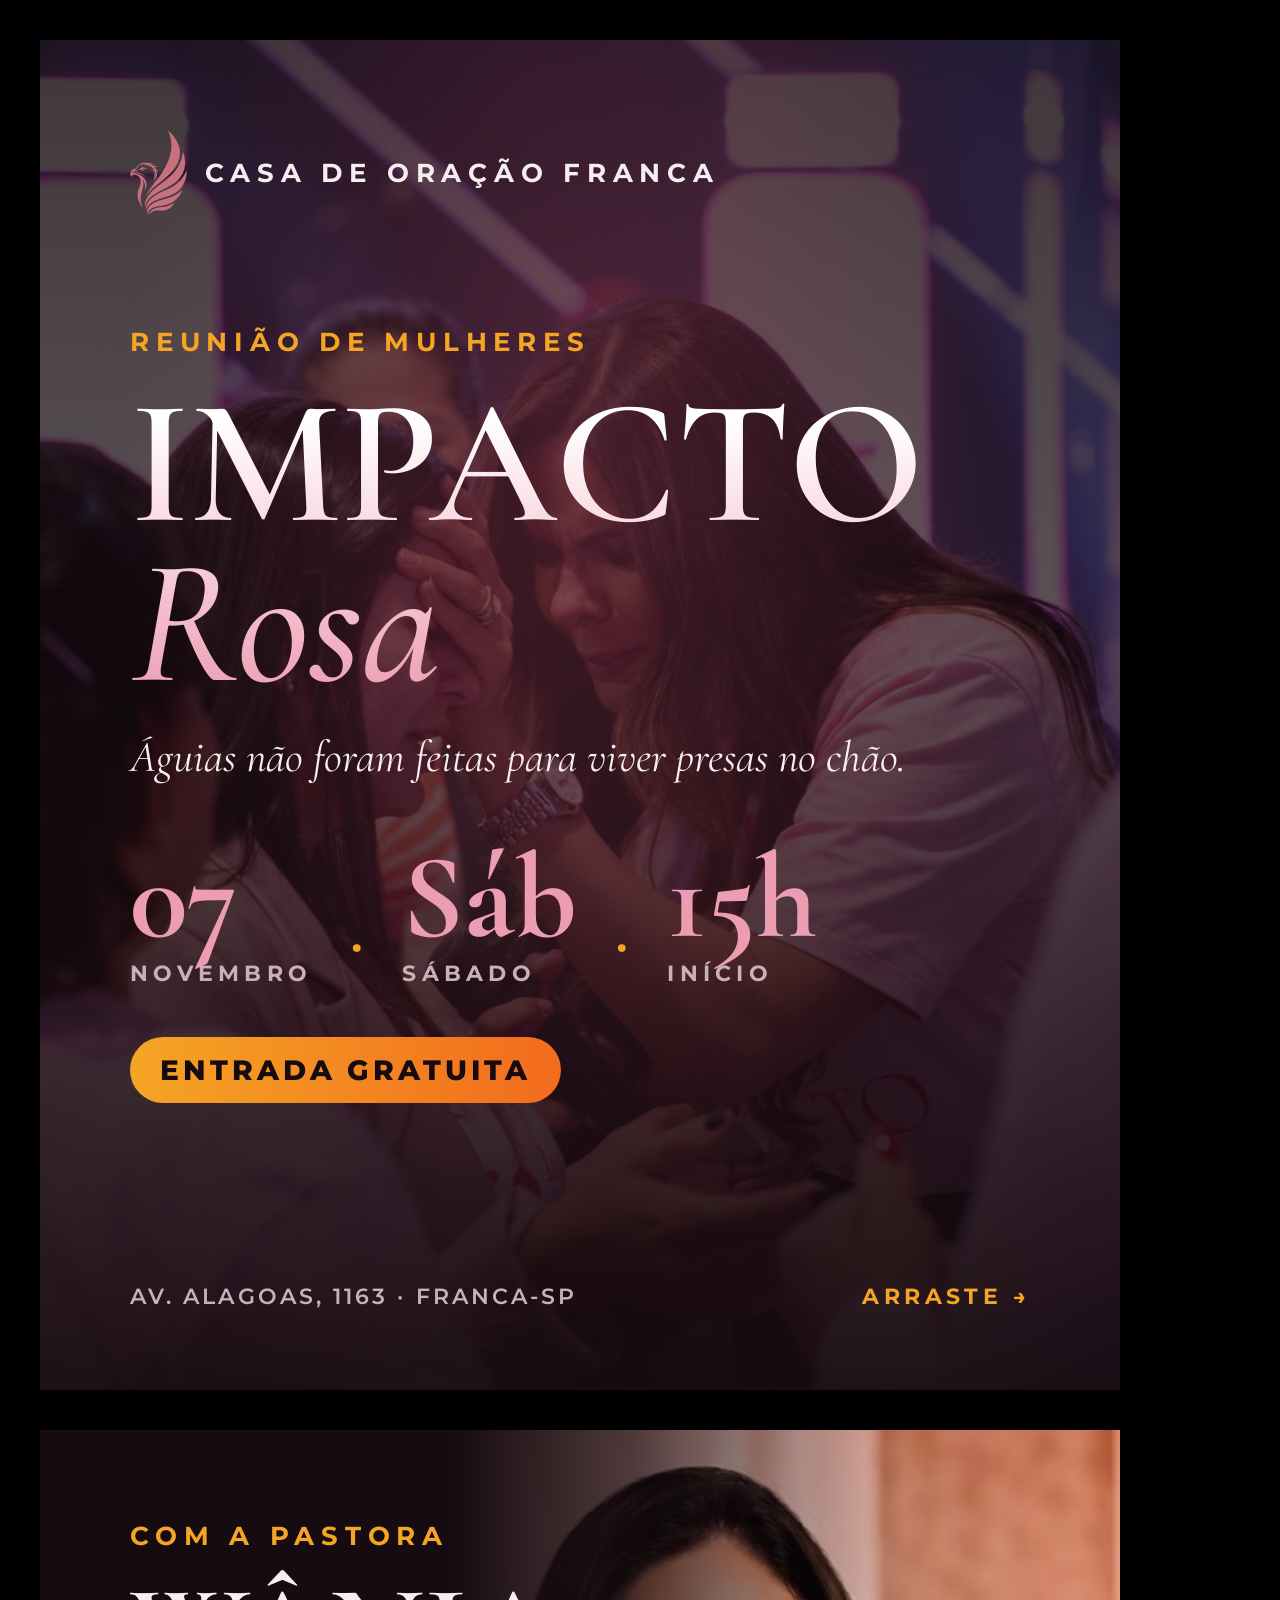
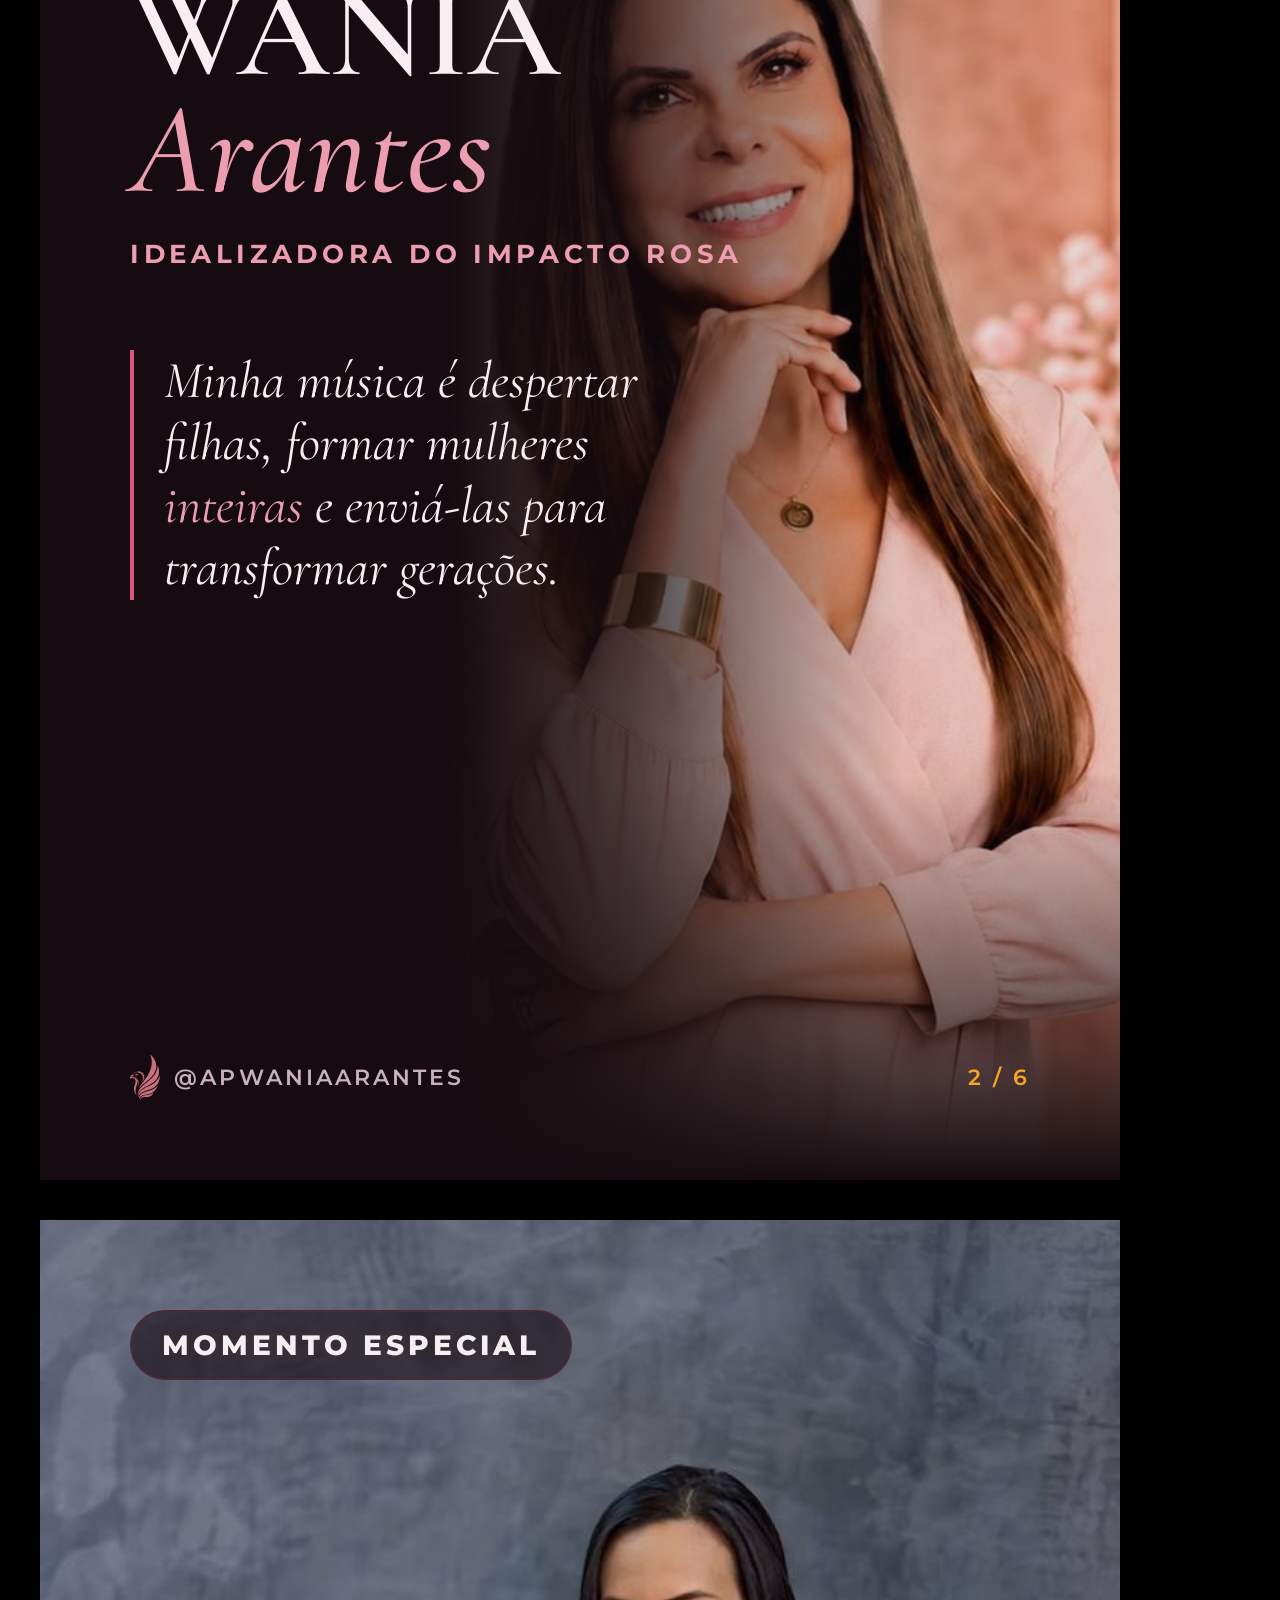
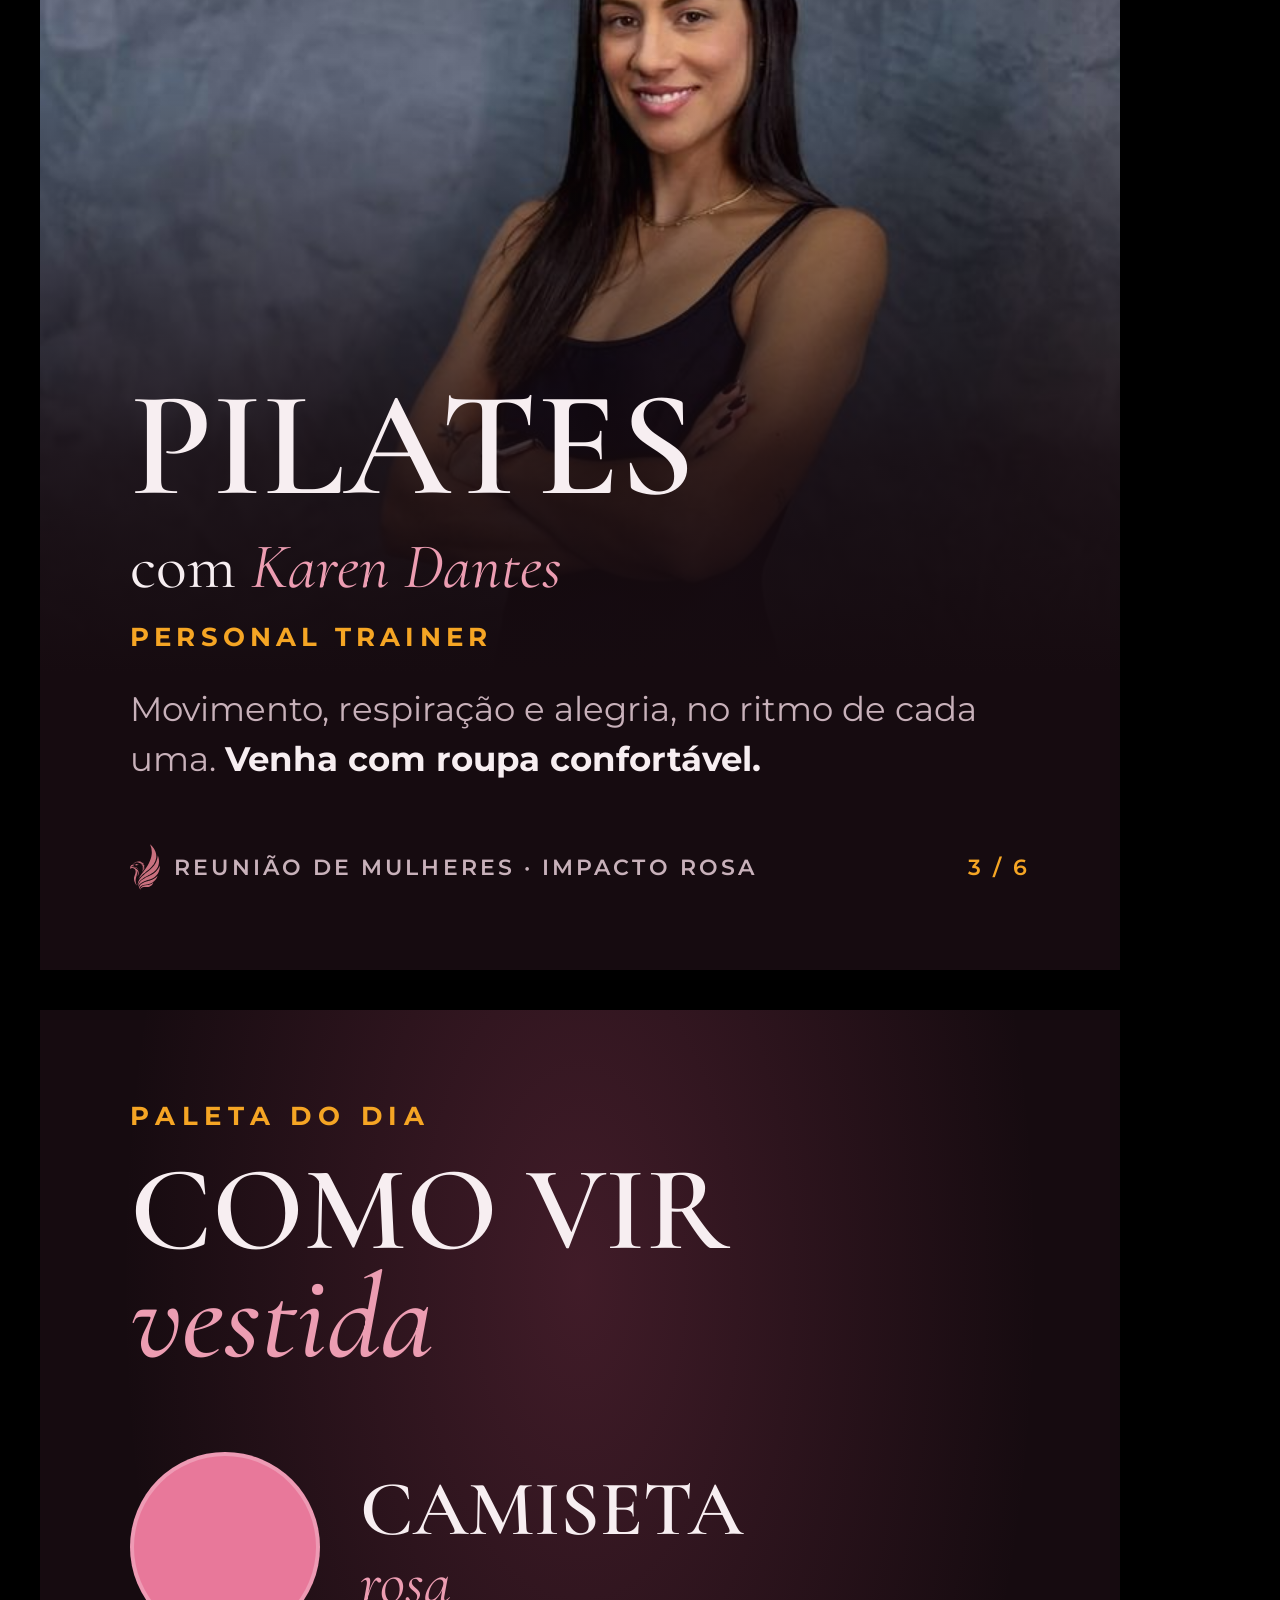
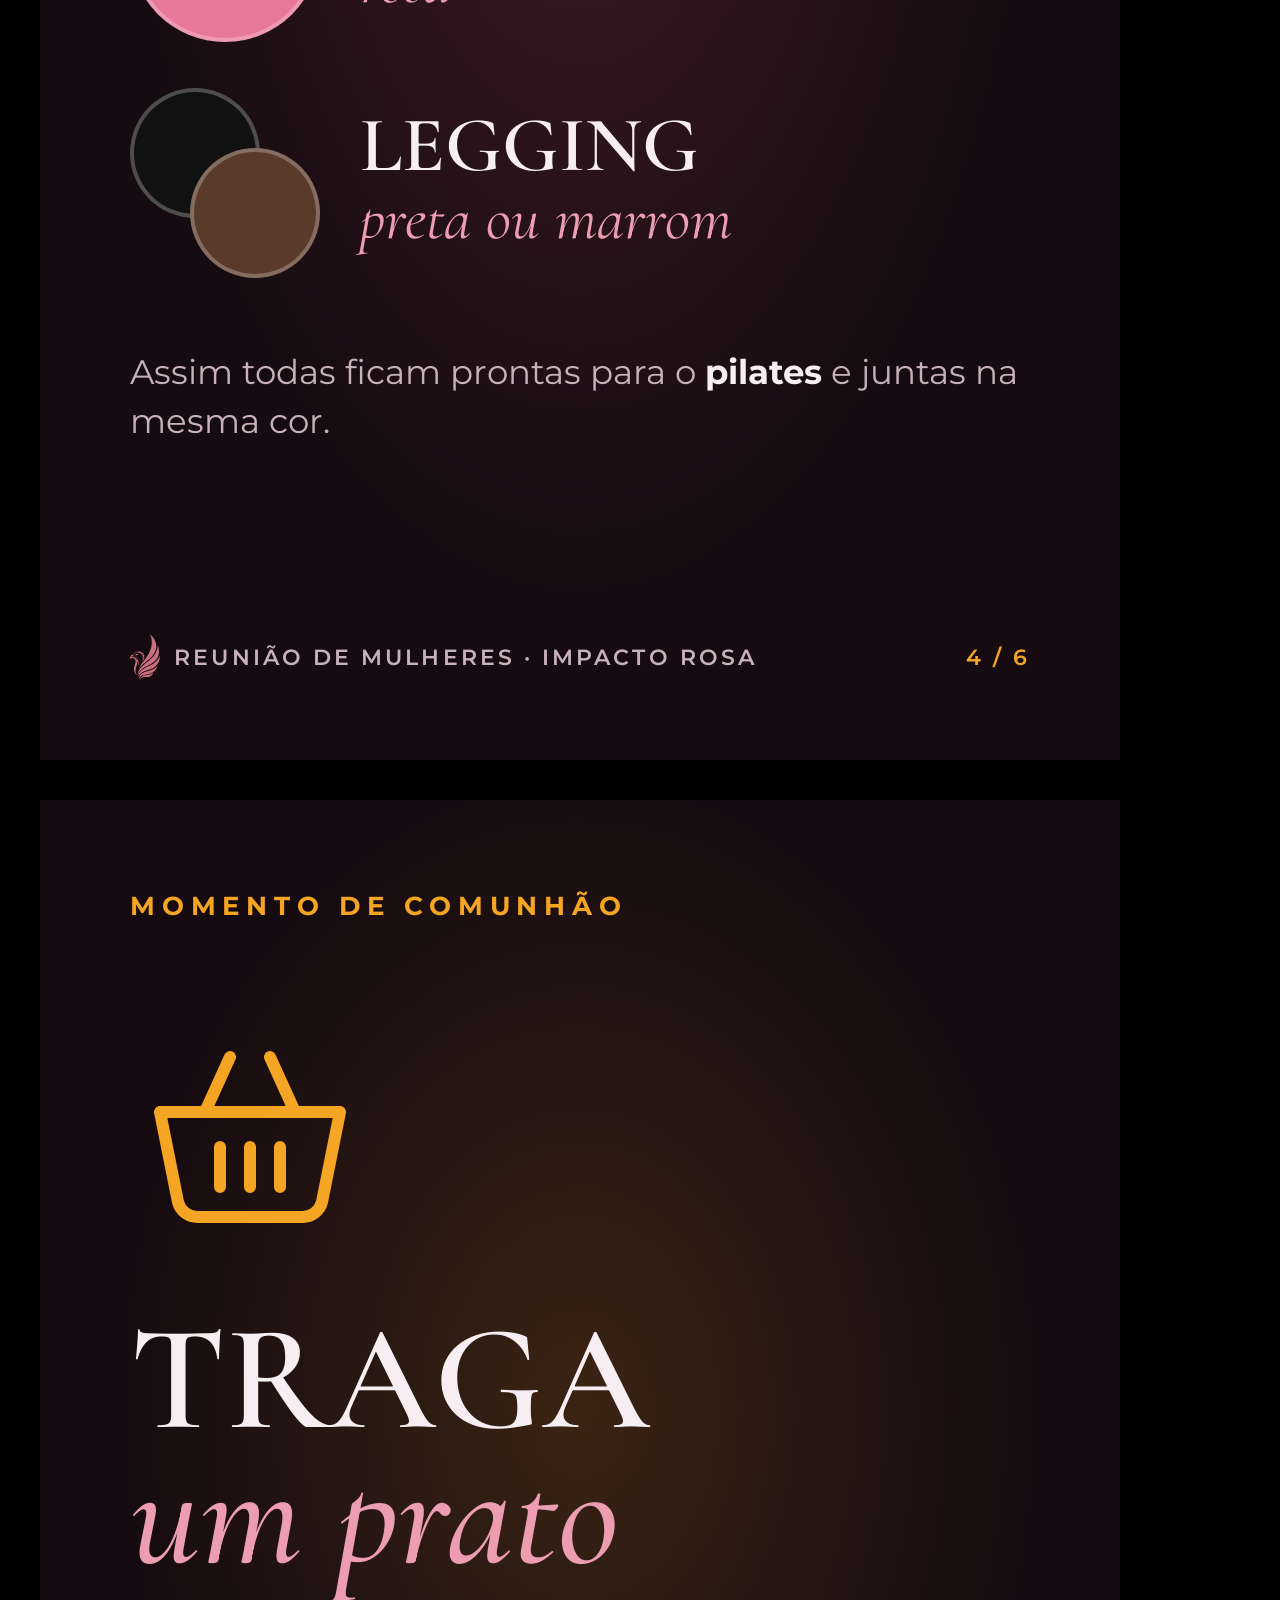
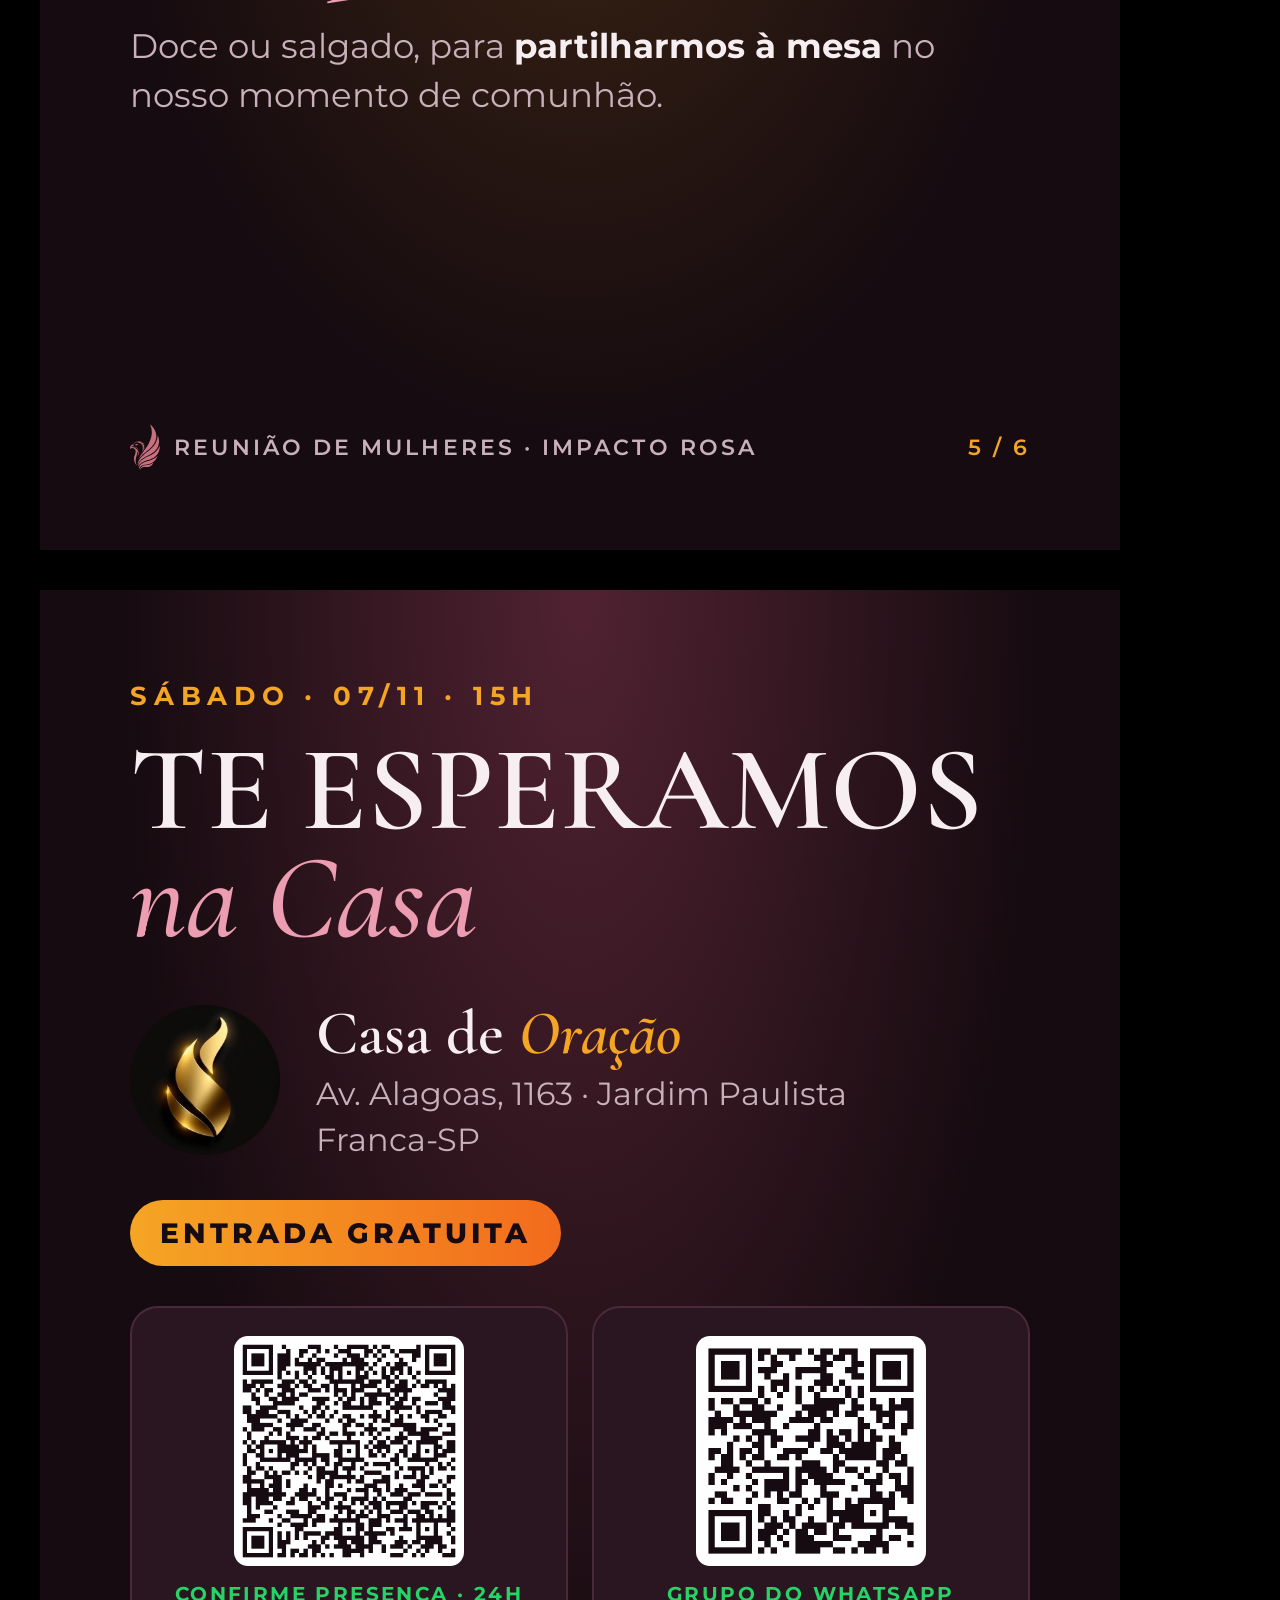
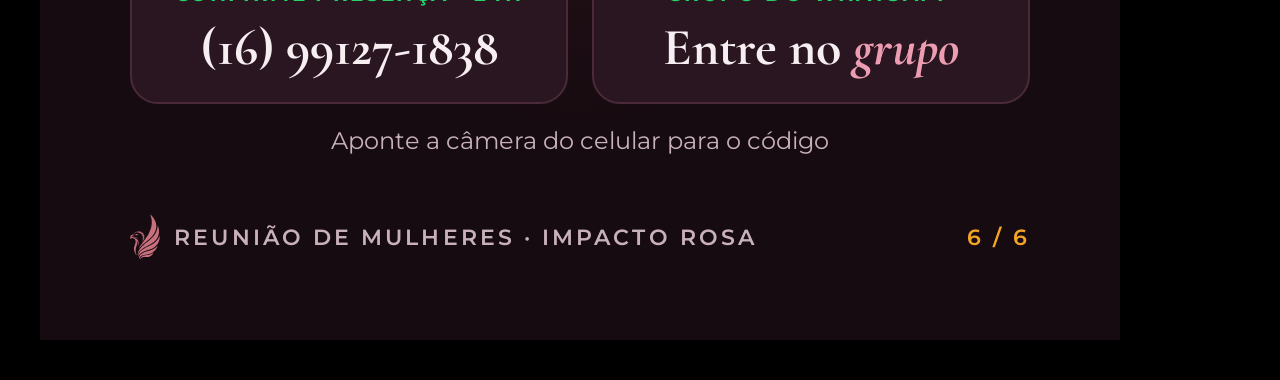
<file: carrossel/carrossel.html>
<!doctype html>
<html lang="pt-BR">
<head>
<meta charset="utf-8">
<title>Carrossel · Reunião de Mulheres · Impacto Rosa</title>
<!-- Fonte das artes do carrossel do Instagram (1080x1350). Cada .slide vira um PNG
     pelo script scripts/gerar_carrossel.js. -->
<link rel="stylesheet" href="https://fonts.googleapis.com/css2?family=Cormorant+Garamond:ital,wght@0,500;0,600;0,700;1,500;1,600&family=Montserrat:wght@400;500;600;700;800&display=swap">
<style>
  :root {
    --bg: #160b10; --surface: #2a1620; --line: #4a2a38;
    --rose: #ec9db2; --rose-strong: #d9577f; --rose-dark: #b03d63;
    --amber: #f5a524; --flame: #f26b1d; --text: #f7eef1; --muted: #c8b1ba;
    --display: "Cormorant Garamond", Georgia, serif; --body: "Montserrat", Arial, sans-serif;
  }
  * { box-sizing: border-box; }
  body { margin: 0; background: #000; display: flex; flex-direction: column; gap: 40px; padding: 40px; }
  .slide {
    position: relative; width: 1080px; height: 1350px; overflow: hidden; isolation: isolate;
    background: var(--bg); color: var(--text); font-family: var(--body);
    display: flex; flex-direction: column; padding: 90px 90px 80px;
  }
  .bg { position: absolute; inset: 0; z-index: -2; background-size: cover; background-position: center; }
  .shade { position: absolute; inset: 0; z-index: -1; }
  .label { font-size: 26px; font-weight: 700; letter-spacing: .26em; text-transform: uppercase; color: var(--amber); }
  .big { font-family: var(--display); font-weight: 600; line-height: .9; text-transform: uppercase; }
  .big em { font-style: italic; text-transform: none; color: var(--rose); font-weight: 500; }
  .foot {
    margin-top: auto; display: flex; align-items: center; justify-content: space-between;
    font-size: 22px; font-weight: 600; letter-spacing: .14em; text-transform: uppercase; color: var(--muted);
  }
  .foot .brand { display: flex; align-items: center; gap: 14px; }
  .foot img { height: 46px; width: auto; }
  .count { color: var(--amber); }
  .pill {
    display: inline-flex; align-items: center; gap: 14px; padding: 16px 30px; border-radius: 999px;
    font-size: 28px; font-weight: 800; letter-spacing: .14em; text-transform: uppercase;
  }
  .pill-amber { background: linear-gradient(90deg, var(--amber), var(--flame)); color: var(--bg); }
  .pill-ghost { border: 2px solid var(--line); color: var(--text); background: rgba(22, 11, 16, .6); }
  .date { display: flex; align-items: flex-end; gap: 36px; }
  .date div { display: flex; flex-direction: column; }
  .date strong { font-family: var(--display); font-size: 120px; line-height: .9; color: var(--rose); font-weight: 700; }
  .date span { font-size: 22px; font-weight: 700; letter-spacing: .24em; text-transform: uppercase; color: var(--muted); margin-top: 8px; }
  .date i { font-style: normal; font-family: var(--display); font-size: 90px; color: var(--amber); line-height: 1.1; }
  p { margin: 0; }
  .lead { font-size: 34px; line-height: 1.45; color: var(--muted); }
  .lead strong { color: var(--text); }
  .swipe { font-size: 22px; font-weight: 700; letter-spacing: .2em; text-transform: uppercase; color: var(--amber); }
</style>
</head>
<body>

<!-- 1 · CAPA -->
<section class="slide" id="s1">
  <div class="bg" style="background-image:url(../assets/img/hero.jpg); background-position: 50% 30%"></div>
  <div class="shade" style="background: radial-gradient(ellipse at 50% 30%, rgba(217,87,127,.25), transparent 60%), linear-gradient(180deg, rgba(22,11,16,.82) 0%, rgba(22,11,16,.7) 45%, rgba(22,11,16,.96) 100%)"></div>
  <div style="display:flex; align-items:center; gap:18px">
    <img src="../assets/img/logo-aguia.svg" style="height:86px" alt="">
    <span class="label" style="color:var(--text)">Casa de Oração Franca</span>
  </div>
  <div style="margin-top:110px; display:flex; flex-direction:column; gap:26px">
    <span class="label">Reunião de Mulheres</span>
    <h1 class="big" style="margin:0; font-size:178px; background:linear-gradient(180deg,#fff 10%,#f6c9d6 60%,var(--rose)); -webkit-background-clip:text; background-clip:text; color:transparent">Impacto<br><em style="color:transparent">Rosa</em></h1>
    <p style="font-family:var(--display); font-style:italic; font-size:44px; color:var(--text)">Águias não foram feitas para viver presas no chão.</p>
  </div>
  <div class="date" style="margin-top:60px">
    <div><strong>07</strong><span>Novembro</span></div><i>·</i>
    <div><strong>Sáb</strong><span>Sábado</span></div><i>·</i>
    <div><strong>15h</strong><span>Início</span></div>
  </div>
  <div style="margin-top:50px"><span class="pill pill-amber">Entrada gratuita</span></div>
  <div class="foot"><span>Av. Alagoas, 1163 · Franca-SP</span><span class="swipe">Arraste →</span></div>
</section>

<!-- 2 · WÂNIA -->
<section class="slide" id="s2" style="padding-right:0">
  <div class="bg" style="background-image:url(../assets/img/wania-arantes.jpg); background-size: auto 100%; background-position: right top; background-repeat:no-repeat; left:auto; width:62%"></div>
  <div class="shade" style="background: linear-gradient(90deg, var(--bg) 38%, rgba(22,11,16,.75) 55%, rgba(22,11,16,.1) 80%), linear-gradient(0deg, var(--bg) 0%, transparent 30%)"></div>
  <span class="label">Com a pastora</span>
  <h2 class="big" style="margin:22px 0 0; font-size:130px">Wânia<br><em>Arantes</em></h2>
  <p class="label" style="margin-top:30px; color:var(--rose); letter-spacing:.18em">Idealizadora do Impacto Rosa</p>
  <div style="margin-top:80px; max-width:560px; border-left:4px solid var(--rose-strong); padding-left:30px">
    <p style="font-family:var(--display); font-style:italic; font-size:52px; line-height:1.2">Minha música é despertar filhas, formar mulheres <span style="color:var(--rose)">inteiras</span> e enviá-las para transformar gerações.</p>
  </div>
  <div class="foot" style="padding-right:90px">
    <span class="brand"><img src="../assets/img/logo-aguia.svg" alt=""> @apwaniaarantes</span><span class="count">2 / 6</span>
  </div>
</section>

<!-- 3 · PILATES -->
<section class="slide" id="s3">
  <div class="bg" style="background-image:url(../assets/img/karen-dantes.jpg); background-position: center 20%"></div>
  <div class="shade" style="background: linear-gradient(180deg, rgba(22,11,16,.15) 0%, rgba(22,11,16,.05) 35%, rgba(22,11,16,.85) 62%, var(--bg) 78%)"></div>
  <span class="pill pill-ghost" style="align-self:flex-start">Momento especial</span>
  <div style="margin-top:auto; display:flex; flex-direction:column; gap:22px">
    <h2 class="big" style="margin:0; font-size:150px">Pilates</h2>
    <p style="font-family:var(--display); font-size:64px; line-height:1; color:var(--text)">com <em style="color:var(--rose)">Karen Dantes</em></p>
    <p class="label" style="letter-spacing:.2em">Personal trainer</p>
    <p class="lead" style="margin-top:10px">Movimento, respiração e alegria, no ritmo de cada uma. <strong>Venha com roupa confortável.</strong></p>
  </div>
  <div class="foot" style="margin-top:60px">
    <span class="brand"><img src="../assets/img/logo-aguia.svg" alt=""> Reunião de Mulheres · Impacto Rosa</span><span class="count">3 / 6</span>
  </div>
</section>

<!-- 4 · PALETA -->
<section class="slide" id="s4" style="background: radial-gradient(ellipse at 50% 20%, rgba(217,87,127,.22), transparent 60%), var(--bg)">
  <span class="label">Paleta do dia</span>
  <h2 class="big" style="margin:24px 0 0; font-size:120px">Como vir<br><em>vestida</em></h2>
  <div style="margin-top:80px; display:flex; flex-direction:column; gap:46px">
    <div style="display:flex; align-items:center; gap:40px">
      <span style="width:190px; height:190px; border-radius:50%; background:#e8789a; border:4px solid rgba(255,255,255,.25); flex:none"></span>
      <div><p class="big" style="font-size:78px">Camiseta</p><p style="font-family:var(--display); font-style:italic; font-size:62px; color:var(--rose)">rosa</p></div>
    </div>
    <div style="display:flex; align-items:center; gap:40px">
      <span style="position:relative; width:190px; height:190px; flex:none">
        <span style="position:absolute; left:0; top:0; width:130px; height:130px; border-radius:50%; background:#111; border:4px solid rgba(255,255,255,.25)"></span>
        <span style="position:absolute; right:0; bottom:0; width:130px; height:130px; border-radius:50%; background:#5a3a2a; border:4px solid rgba(255,255,255,.25)"></span>
      </span>
      <div><p class="big" style="font-size:78px">Legging</p><p style="font-family:var(--display); font-style:italic; font-size:62px; color:var(--rose)">preta ou marrom</p></div>
    </div>
  </div>
  <p class="lead" style="margin-top:70px">Assim todas ficam prontas para o <strong>pilates</strong> e juntas na mesma cor.</p>
  <div class="foot">
    <span class="brand"><img src="../assets/img/logo-aguia.svg" alt=""> Reunião de Mulheres · Impacto Rosa</span><span class="count">4 / 6</span>
  </div>
</section>

<!-- 5 · COMUNHÃO -->
<section class="slide" id="s5" style="background: radial-gradient(ellipse at 50% 45%, rgba(245,165,36,.16), transparent 60%), var(--bg)">
  <span class="label">Momento de comunhão</span>
  <svg viewBox="0 0 24 24" style="width:240px; height:240px; margin-top:90px; color:var(--amber)"><g fill="none" stroke="currentColor" stroke-width="1.2" stroke-linecap="round" stroke-linejoin="round"><path d="M3 10h18l-1.8 9a2 2 0 0 1-2 1.5H6.8a2 2 0 0 1-2-1.5Z"/><path d="M7.5 10 10 4.5M16.5 10 14 4.5"/><path d="M9 13.5v4M12 13.5v4M15 13.5v4"/></g></svg>
  <h2 class="big" style="margin:60px 0 0; font-size:150px">Traga<br><em>um prato</em></h2>
  <p class="lead" style="margin-top:40px; max-width:820px">Doce ou salgado, para <strong>partilharmos à mesa</strong> no nosso momento de comunhão.</p>
  <div class="foot">
    <span class="brand"><img src="../assets/img/logo-aguia.svg" alt=""> Reunião de Mulheres · Impacto Rosa</span><span class="count">5 / 6</span>
  </div>
</section>

<!-- 6 · LOCAL E CONFIRMAÇÃO -->
<section class="slide" id="s6" style="background: radial-gradient(ellipse at 50% 0%, rgba(217,87,127,.3), transparent 60%), var(--bg)">
  <span class="label">Sábado · 07/11 · 15h</span>
  <h2 class="big" style="margin:24px 0 0; font-size:120px">Te esperamos<br><em>na Casa</em></h2>
  <div style="margin-top:44px; display:flex; align-items:center; gap:36px">
    <img src="../assets/img/logo-casa-de-oracao-chama.jpg" style="width:150px; height:150px; border-radius:50%" alt="">
    <div>
      <p style="font-family:var(--display); font-size:62px; font-weight:600">Casa de <span style="color:var(--amber); font-style:italic">Oração</span></p>
      <p class="lead" style="font-size:32px">Av. Alagoas, 1163 · Jardim Paulista<br>Franca-SP</p>
    </div>
  </div>
  <div style="margin-top:36px"><span class="pill pill-amber">Entrada gratuita</span></div>
  <div style="margin-top:40px; display:grid; grid-template-columns:1fr 1fr; gap:24px">
    <div style="display:flex; flex-direction:column; align-items:center; gap:16px; background:var(--surface); border:2px solid var(--line); border-radius:28px; padding:28px; text-align:center">
      <img src="qr-whatsapp.png" style="width:230px; height:230px; border-radius:14px" alt="">
      <p class="label" style="color:#25d366; font-size:20px; letter-spacing:.12em; white-space:nowrap">Confirme presença · 24h</p>
      <p style="font-family:var(--display); font-size:52px; font-weight:700; line-height:1">(16) 99127-1838</p>
    </div>
    <div style="display:flex; flex-direction:column; align-items:center; gap:16px; background:var(--surface); border:2px solid var(--line); border-radius:28px; padding:28px; text-align:center">
      <img src="qr-grupo.png" style="width:230px; height:230px; border-radius:14px" alt="">
      <p class="label" style="color:#25d366; font-size:20px; letter-spacing:.12em; white-space:nowrap">Grupo do WhatsApp</p>
      <p style="font-family:var(--display); font-size:52px; font-weight:700; line-height:1">Entre no <em style="color:var(--rose)">grupo</em></p>
    </div>
  </div>
  <p style="margin-top:22px; font-size:24px; color:var(--muted); text-align:center">Aponte a câmera do celular para o código</p>
  <div class="foot">
    <span class="brand"><img src="../assets/img/logo-aguia.svg" alt=""> Reunião de Mulheres · Impacto Rosa</span><span class="count">6 / 6</span>
  </div>
</section>

</body>
</html>
</file>
<file: assets/css/styles.css>
/* Impacto Rosa · página única, visual escuro e cinematográfico (como o modelo),
   em vinho profundo com rosa e âmbar: a águia rosa do Impacto Rosa e a
   chama (labareda) da Casa de Oração. Tema único escuro, escolhido de propósito. */
:root {
  color-scheme: dark;
  --bg: #160b10;          /* vinho quase preto */
  --bg-2: #1f1017;        /* faixas alternadas */
  --surface: #2a1620;     /* cartões */
  --line: #4a2a38;
  --rose: #ec9db2;        /* rosa principal (texto e destaques) */
  --rose-strong: #d9577f; /* botões */
  --rose-dark: #b03d63;
  --amber: #f5a524;       /* âmbar: o fogo da chama da Casa de Oração */
  --flame: #f26b1d;       /* laranja labareda, ponta da chama */
  --text: #f7eef1;
  --muted: #c8b1ba;
  --wa: #25d366;
  --display: "Cormorant Garamond", Georgia, "Times New Roman", serif;
  --body: "Montserrat", system-ui, -apple-system, "Segoe UI", Roboto, sans-serif;
  --gutter-l: max(16px, env(safe-area-inset-left, 0px));
  --gutter-r: max(16px, env(safe-area-inset-right, 0px));
}

*, *::before, *::after { box-sizing: border-box; }
[hidden] { display: none !important; }
html { scroll-behavior: smooth; }
body {
  margin: 0; background: var(--bg); color: var(--text);
  font-family: var(--body); font-size: 16px; line-height: 1.7;
  -webkit-font-smoothing: antialiased; overflow-x: hidden;
}
/* height:auto mantém a proporção: sem isso a altura dos atributos width/height
   fica fixa e a imagem estica quando a tela é estreita. */
img { max-width: 100%; height: auto; display: block; }
a { color: var(--rose); }
:focus-visible { outline: 3px solid var(--amber); outline-offset: 3px; }
h1, h2, h3 { font-family: var(--display); font-weight: 600; line-height: 1.05; margin: 0; text-wrap: balance; }
h2 { font-size: clamp(2.2rem, 6vw, 3.6rem); text-transform: uppercase; letter-spacing: .02em; }
h2 em, h1 em { font-style: italic; color: var(--rose); text-transform: none; }
p { margin: 0; }
svg { width: 1.2em; height: 1.2em; flex: none; }

.skip-link { position: absolute; left: -9999px; top: 0; z-index: 2000; background: var(--amber); color: #000; padding: 8px 16px; }
.skip-link:focus { left: 16px; top: 16px; }

.wrap { width: 100%; max-width: 1180px; margin: 0 auto; padding-left: var(--gutter-l); padding-right: var(--gutter-r); }
.narrow { max-width: 780px; }
.label {
  display: block; margin-bottom: 14px; font-size: .72rem; font-weight: 600;
  letter-spacing: .28em; text-transform: uppercase; color: var(--amber);
}

/* Botões */
.btn {
  display: inline-flex; align-items: center; justify-content: center; gap: 10px;
  min-height: 52px; padding: 14px 28px; border-radius: 999px; border: 2px solid transparent;
  font-family: var(--body); font-weight: 700; font-size: .92rem; letter-spacing: .08em;
  text-transform: uppercase; text-decoration: none; cursor: pointer;
  transition: transform .2s, background-color .2s, box-shadow .2s, border-color .2s;
}
.btn:hover { transform: translateY(-2px); }
.btn-main { background: linear-gradient(135deg, var(--rose-strong), var(--rose-dark)); color: #fff; box-shadow: 0 10px 30px rgba(217, 87, 127, .35); }
.btn-main:hover { box-shadow: 0 14px 36px rgba(217, 87, 127, .5); }
.btn-wa { background: rgba(37, 211, 102, .12); border-color: var(--wa); color: #fff; }
.btn-wa svg { color: var(--wa); }
.btn-wa:hover { background: rgba(37, 211, 102, .22); }
.btn-ghost { border-color: var(--line); color: var(--text); background: transparent; }
.btn-ghost:hover { border-color: var(--rose); color: var(--rose); }
.btn-xl { min-height: 60px; padding: 18px 40px; font-size: 1rem; }

/* Faixa animada */
.ticker {
  background: linear-gradient(90deg, var(--flame), var(--amber) 50%, var(--flame));
  color: var(--bg); overflow: hidden; white-space: nowrap;
  font-size: .7rem; font-weight: 600; letter-spacing: .16em; text-transform: uppercase;
  padding-block: 8px;
}
.ticker-track { display: inline-flex; animation: ticker 40s linear infinite; }
.ticker-track span { padding: 0 1.6rem; }
.ticker-track span { font-weight: 700; }
.ticker-track i { font-style: normal; color: var(--rose-dark); }
@keyframes ticker { to { transform: translateX(-50%); } }

/* Navegação */
.nav {
  position: sticky; top: env(safe-area-inset-top, 0px); z-index: 50;
  display: flex; align-items: center; justify-content: space-between; gap: 16px;
  padding: 12px var(--gutter-r) 12px var(--gutter-l);
  background: rgba(22, 11, 16, .82); backdrop-filter: blur(12px); -webkit-backdrop-filter: blur(12px);
  border-bottom: 1px solid rgba(74, 42, 56, .6);
}
.nav-brand { display: inline-flex; align-items: center; gap: 10px; text-decoration: none; color: var(--text); }
.nav-brand img { width: 26px; height: auto; }
.nav-brand span { font-family: var(--display); font-size: 1.5rem; font-weight: 700; letter-spacing: .06em; text-transform: uppercase; line-height: 1; }
.nav-brand em { color: var(--rose); font-weight: 500; text-transform: none; letter-spacing: 0; }
.nav-links { display: none; list-style: none; margin: 0; padding: 0; gap: 26px; }
.nav-links a { color: var(--muted); text-decoration: none; font-size: .78rem; font-weight: 600; letter-spacing: .12em; text-transform: uppercase; }
.nav-links a:hover { color: var(--rose); }
@media (min-width: 960px) { .nav-links { display: flex; } }
.nav-ig { color: var(--text); display: grid; place-items: center; width: 40px; height: 40px; border-radius: 50%; border: 1px solid var(--line); }
.nav-ig:hover { color: var(--rose); border-color: var(--rose); }
.nav-ig svg { width: 20px; height: 20px; }

/* Hero */
.hero { position: relative; overflow: hidden; isolation: isolate; text-align: center; padding-block: 64px 72px; }
.hero-bg {
  position: absolute; inset: -6%; z-index: -2;
  background: url("../img/hero.jpg") center 30% / cover no-repeat;
  animation: kenburns 20s ease-out forwards;
}
.hero-shade {
  position: absolute; inset: 0; z-index: -1;
  background:
    radial-gradient(ellipse at 50% 35%, rgba(217, 87, 127, .22), transparent 60%),
    radial-gradient(ellipse at 50% 100%, rgba(242, 107, 29, .22), transparent 55%),
    linear-gradient(180deg, rgba(22, 11, 16, .78) 0%, rgba(22, 11, 16, .72) 45%, var(--bg) 100%);
}
@keyframes kenburns { from { transform: scale(1.12); } to { transform: scale(1); } }
.hero-content { max-width: 920px; margin: 0 auto; padding-left: var(--gutter-l); padding-right: var(--gutter-r); display: flex; flex-direction: column; align-items: center; gap: 18px; }
.hero-badge {
  display: inline-flex; align-items: center; gap: 10px; padding: 8px 18px; border-radius: 999px;
  border: 1px solid rgba(245, 165, 36, .5); background: rgba(245, 165, 36, .1); color: var(--amber);
  font-size: .7rem; font-weight: 600; letter-spacing: .18em; text-transform: uppercase;
}
.dot { width: 8px; height: 8px; border-radius: 50%; background: var(--amber); box-shadow: 0 0 0 0 rgba(245, 165, 36, .7); animation: pulse 2s infinite; }
@keyframes pulse { 70% { box-shadow: 0 0 0 10px rgba(245, 165, 36, 0); } 100% { box-shadow: 0 0 0 0 rgba(245, 165, 36, 0); } }
.hero-kicker { font-size: .78rem; font-weight: 600; letter-spacing: .3em; text-transform: uppercase; color: var(--muted); }
.hero-title {
  font-size: clamp(4.2rem, 17vw, 10rem); font-weight: 600; letter-spacing: .02em; text-transform: uppercase; line-height: .86;
  background: linear-gradient(180deg, #fff 10%, #f6c9d6 60%, var(--rose) 100%);
  -webkit-background-clip: text; background-clip: text; color: transparent;
  text-shadow: 0 0 60px rgba(217, 87, 127, .25);
}
.hero-title span { display: block; font-style: italic; text-transform: none; font-weight: 500; }
.hero-tagline { font-family: var(--display); font-style: italic; font-size: clamp(1.25rem, 3.4vw, 1.8rem); color: var(--text); max-width: 640px; }
.hero-date { display: flex; align-items: center; gap: clamp(14px, 4vw, 34px); margin-top: 6px; }
.hero-date div { display: flex; flex-direction: column; align-items: center; }
.hero-date strong { font-family: var(--display); font-size: clamp(2.4rem, 7vw, 3.4rem); line-height: 1; color: var(--rose); font-weight: 700; }
.hero-date span { font-size: .66rem; font-weight: 600; letter-spacing: .22em; text-transform: uppercase; color: var(--muted); }
.hero-date i { font-style: normal; color: var(--amber); font-size: 1.6rem; }
.hero-local { display: inline-flex; align-items: center; gap: 8px; font-size: .82rem; color: var(--muted); letter-spacing: .04em; }
.hero-local svg { color: var(--amber); }

.countdown { display: flex; flex-direction: column; align-items: center; gap: 10px; margin-top: 8px; }
.cd-label { font-size: .7rem; font-weight: 600; letter-spacing: .26em; text-transform: uppercase; color: var(--amber); }
.cd-row { display: flex; align-items: flex-start; gap: clamp(4px, 1.5vw, 12px); }
.cd-box {
  display: flex; flex-direction: column; align-items: center; min-width: clamp(64px, 18vw, 92px);
  padding: 12px 6px 10px; border-radius: 14px;
  background: rgba(42, 22, 32, .78); border: 1px solid rgba(245, 165, 36, .35);
  box-shadow: inset 0 -12px 24px -16px rgba(242, 107, 29, .55);
}
.cd-num {
  font-family: var(--display); font-size: clamp(2.2rem, 8vw, 3.2rem); font-weight: 700; line-height: 1; font-variant-numeric: tabular-nums;
  background: linear-gradient(180deg, #ffd27a, var(--amber) 45%, var(--flame)); -webkit-background-clip: text; background-clip: text; color: transparent;
}
.cd-unit { font-size: .6rem; font-weight: 600; letter-spacing: .2em; text-transform: uppercase; color: var(--muted); margin-top: 6px; }
.cd-sep { font-family: var(--display); font-size: 2.2rem; color: var(--flame); padding-top: 10px; }
.hero-ctas { display: flex; flex-wrap: wrap; justify-content: center; gap: 12px; margin-top: 10px; }

/* Faixa de números */
.strip { background: var(--bg-2); border-block: 1px solid var(--line); }
.strip-list {
  list-style: none; margin: 0 auto; max-width: 1180px; padding: 28px var(--gutter-r) 28px var(--gutter-l);
  display: grid; grid-template-columns: repeat(2, 1fr); gap: 22px;
}
@media (min-width: 760px) { .strip-list { grid-template-columns: repeat(4, 1fr); } }
.strip-list li { display: flex; flex-direction: column; align-items: center; text-align: center; }
.strip-list strong { font-family: var(--display); font-size: clamp(2rem, 5vw, 2.8rem); color: var(--rose); line-height: 1; }
.strip-list span { font-size: .68rem; font-weight: 600; letter-spacing: .16em; text-transform: uppercase; color: var(--muted); margin-top: 6px; }

/* O movimento */
.about { padding-block: 96px 80px; }
.about .narrow { text-align: center; display: flex; flex-direction: column; gap: 18px; }
.about h2 { margin-bottom: 10px; }
.about p { color: var(--muted); font-size: 1.04rem; }
.about strong { color: var(--text); }
.pillars { list-style: none; margin-top: 56px; display: grid; gap: 16px; grid-template-columns: 1fr; }
@media (min-width: 760px) { .pillars { grid-template-columns: repeat(3, 1fr); } }
.pillars li {
  background: var(--surface); border: 1px solid var(--line); border-radius: 18px; padding: 32px 26px;
  text-align: center; display: flex; flex-direction: column; align-items: center; gap: 10px;
}
.pillars svg { width: 40px; height: 40px; color: var(--amber); }
.pillars li:nth-child(2) svg { color: var(--flame); } /* Adoração: a chama */
.pillars h3 { font-size: 1.8rem; color: var(--rose); text-transform: uppercase; letter-spacing: .06em; }
.pillars p { color: var(--muted); font-size: .95rem; }

/* No próximo encontro */
.next { padding-block: 80px 24px; }
.next-head { text-align: center; display: flex; flex-direction: column; align-items: center; gap: 12px; margin-bottom: 36px; }
.next-head p { color: var(--muted); max-width: 620px; }
.next-list { list-style: none; margin: 0; padding: 0; display: grid; gap: 14px; grid-template-columns: 1fr; }
@media (min-width: 760px) { .next-list { grid-template-columns: repeat(3, 1fr); } }
.next-list li {
  background: var(--surface); border: 1px solid var(--line); border-radius: 18px; padding: 28px 24px;
  display: flex; flex-direction: column; gap: 10px; align-items: flex-start;
}
.next-list svg { width: 38px; height: 38px; color: var(--amber); }
.next-list h3 { font-size: 1.7rem; color: var(--rose); }
.next-list p { color: var(--muted); font-size: .95rem; }
.next-list strong { color: var(--text); }

/* Cadastro (pop-up) */
.lead-open {
  display: inline-flex; align-items: center; gap: 8px; margin-top: 2px; padding: 8px 4px;
  background: none; border: 0; color: var(--rose); font: inherit; font-size: .85rem; font-weight: 600;
  text-decoration: underline; text-underline-offset: 4px; cursor: pointer;
}
.lead-open svg { color: var(--amber); }
.lead {
  position: fixed; inset: 0; z-index: 2500; display: flex; align-items: center; justify-content: center;
  background: rgba(10, 5, 8, .82); backdrop-filter: blur(6px); -webkit-backdrop-filter: blur(6px);
  padding: max(16px, env(safe-area-inset-top, 0px)) max(16px, env(safe-area-inset-right, 0px)) max(16px, env(safe-area-inset-bottom, 0px)) max(16px, env(safe-area-inset-left, 0px));
  overflow-y: auto; animation: lead-in .35s ease;
}
@keyframes lead-in { from { opacity: 0; } }
.lead-card {
  position: relative; width: 100%; max-width: 460px; max-height: 100%; overflow-y: auto; margin: auto;
  background: linear-gradient(180deg, #2a1620, var(--bg)); border: 1px solid var(--line); border-radius: 22px;
  padding: 30px clamp(20px, 5vw, 32px) 26px; box-shadow: 0 30px 80px rgba(0, 0, 0, .6);
}
.lead-close {
  position: absolute; top: 10px; right: 10px; width: 44px; height: 44px; border-radius: 50%;
  border: 1px solid var(--line); background: rgba(22, 11, 16, .7); color: var(--text); font-size: 1.6rem; line-height: 1; cursor: pointer;
}
.lead-close:hover { color: var(--rose); border-color: var(--rose); }
.lead-form, .lead-ok { display: flex; flex-direction: column; gap: 8px; }
.lead-ok { align-items: center; text-align: center; gap: 12px; }
.lead-ok .btn { width: 100%; }
.lead-logo { width: 32px; height: auto; }
.lead-card .label { margin: 4px 0 0; }
.lead-card h2 { font-size: clamp(1.9rem, 6vw, 2.4rem); }
.lead-ok h2:focus { outline: none; }
.lead-sub { color: var(--muted); font-size: .92rem; margin-bottom: 6px; }
.lead-form label { font-size: .72rem; font-weight: 600; letter-spacing: .14em; text-transform: uppercase; color: var(--muted); margin-top: 6px; }
.lead-form input[type="text"], .lead-form input[type="tel"], .lead-form input[type="email"] {
  width: 100%; min-height: 48px; padding: 12px 14px; border-radius: 12px; border: 1px solid var(--line);
  background: rgba(22, 11, 16, .8); color: var(--text); font: inherit; font-size: 16px;
}
.lead-form input::placeholder { color: #8d7882; }
.lead-form input:focus { outline: none; border-color: var(--rose); box-shadow: 0 0 0 3px rgba(236, 157, 178, .25); }
.lead-form input[aria-invalid="true"] { border-color: #ff6b81; }
.lead-at { position: relative; }
.lead-at span { position: absolute; left: 14px; top: 50%; transform: translateY(-50%); color: var(--muted); }
.lead-at input { padding-left: 32px !important; }
.lead-hp { position: absolute; left: -9999px; width: 1px; height: 1px; overflow: hidden; }
.lead-form .lead-check {
  display: flex; gap: 10px; align-items: flex-start; margin-top: 10px; cursor: pointer;
  font-size: .82rem; font-weight: 400; letter-spacing: 0; text-transform: none; color: var(--muted);
}
.lead-check input { width: 20px; height: 20px; flex: none; margin-top: 2px; accent-color: var(--rose-strong); }
.lead-error { color: #ff9aa9; font-size: .85rem; }
.lead-submit, .lead-fallback { width: 100%; margin-top: 8px; }
.lead-submit[disabled] { opacity: .7; cursor: wait; }
.lead-later { background: none; border: 0; color: var(--muted); font: inherit; font-size: .85rem; text-decoration: underline; cursor: pointer; padding: 8px; }
a.lead-later { text-align: center; color: var(--rose); }

/* Pilates com Karen Dantes */
.pilates {
  display: grid; gap: 28px; align-items: center; grid-template-columns: 1fr; margin-bottom: 16px;
  background: var(--surface); border: 1px solid var(--line); border-radius: 22px; padding: clamp(20px, 3vw, 32px);
}
@media (min-width: 760px) { .pilates { grid-template-columns: 300px 1fr; gap: 40px; } }
.pilates-photo { margin: 0; max-width: 300px; width: 100%; justify-self: center; }
.pilates-photo img { width: 100%; aspect-ratio: 3 / 4; object-fit: cover; object-position: center 20%; border-radius: 16px; }
.pilates-text { display: flex; flex-direction: column; gap: 12px; min-width: 0; }
.pilates-text h3 { font-size: clamp(2rem, 5vw, 2.8rem); text-transform: uppercase; letter-spacing: .02em; }
.pilates-text h3 em { color: var(--rose); text-transform: none; }
.pilates-text p { color: var(--muted); }
.pilates-text strong { color: var(--text); }
.swatches { list-style: none; margin: 0; padding: 0; display: flex; gap: 8px; }
.swatches li { width: 34px; height: 34px; border-radius: 50%; background: var(--c); border: 2px solid rgba(255, 255, 255, .25); padding: 0; }

/* Adicionar à agenda */
.agenda { display: flex; flex-wrap: wrap; align-items: center; justify-content: center; gap: 6px 14px; font-size: .82rem; color: var(--muted); }
.agenda svg { color: var(--amber); }
.agenda a { color: var(--text); font-weight: 600; text-underline-offset: 3px; }
.agenda a:hover { color: var(--amber); }

/* Galeria */
.gallery-section { padding-block: 40px 96px; }
.gallery-section .wrap:first-child { text-align: center; margin-bottom: 36px; }
.hint { color: var(--muted); font-size: .85rem; margin-top: 12px; }
.mosaic { display: grid; gap: 8px; grid-template-columns: 1fr; grid-auto-rows: 280px; }
@media (min-width: 640px) {
  .mosaic { grid-template-columns: repeat(2, 1fr); grid-auto-rows: 260px; }
  .t-a { grid-column: 1 / -1; }
}
@media (min-width: 960px) {
  .mosaic { grid-template-columns: repeat(12, 1fr); grid-template-rows: 420px 300px 360px; grid-auto-rows: auto; }
  .t-a { grid-column: 1 / 8; grid-row: 1; }
  .t-b { grid-column: 8 / 13; grid-row: 1 / 3; }
  .t-c { grid-column: 1 / 5; grid-row: 2; }
  .t-d { grid-column: 5 / 8; grid-row: 2; }
  .t-e { grid-column: 1 / 7; grid-row: 3; }
  .t-f { grid-column: 7 / 13; grid-row: 3; }
}
.tile {
  position: relative; overflow: hidden; border: 0; padding: 0; margin: 0; cursor: zoom-in;
  border-radius: 14px; background: var(--surface); color: inherit; font: inherit; min-width: 0;
}
.tile img {
  width: 100%; height: 100%; object-fit: cover;
  transform: scale(1.08); filter: brightness(.7) saturate(.9);
  transition: transform 1.1s cubic-bezier(.2, .7, .2, 1), filter 1.1s ease;
}
.tile.is-in img { transform: scale(1); filter: none; }
.tile:hover img, .tile:focus-visible img { transform: scale(1.05); }
.tile-cap {
  position: absolute; left: 0; right: 0; bottom: 0; padding: 40px 18px 14px; text-align: left;
  background: linear-gradient(to top, rgba(22, 11, 16, .9), transparent);
  font-size: .7rem; font-weight: 600; letter-spacing: .26em; text-transform: uppercase; color: var(--amber);
}

/* Visualizador de fotos */
.lightbox {
  position: fixed; inset: 0; z-index: 3000; display: flex; align-items: center; justify-content: center;
  background: rgba(10, 5, 8, .94);
  padding: max(16px, env(safe-area-inset-top, 0px)) max(16px, env(safe-area-inset-right, 0px)) max(16px, env(safe-area-inset-bottom, 0px)) max(16px, env(safe-area-inset-left, 0px));
}
.lb-figure { margin: 0; max-width: min(1100px, 100%); display: flex; flex-direction: column; align-items: center; gap: 12px; }
.lb-figure img { max-height: 80vh; width: auto; border-radius: 10px; box-shadow: 0 20px 60px rgba(0, 0, 0, .6); animation: lb-in .35s ease; }
@keyframes lb-in { from { opacity: 0; transform: scale(.96); } }
.lb-figure figcaption { font-size: .75rem; font-weight: 600; letter-spacing: .24em; text-transform: uppercase; color: var(--amber); }
.lb-close, .lb-nav {
  position: absolute; display: grid; place-items: center; width: 48px; height: 48px; border-radius: 50%;
  background: rgba(42, 22, 32, .9); border: 1px solid var(--line); color: #fff; font-size: 1.8rem; line-height: 1; cursor: pointer;
}
.lb-close { top: max(16px, env(safe-area-inset-top, 0px)); right: max(16px, env(safe-area-inset-right, 0px)); }
.lb-prev { left: max(10px, env(safe-area-inset-left, 0px)); }
.lb-next { right: max(10px, env(safe-area-inset-right, 0px)); }
.lb-close:hover, .lb-nav:hover { border-color: var(--rose); color: var(--rose); }

/* Frase */
.quote { position: relative; background: var(--bg-2); border-block: 1px solid var(--line); text-align: center; padding: 96px var(--gutter-r) 96px var(--gutter-l); overflow: hidden; }
.quote-mark { position: absolute; top: -40px; left: 50%; transform: translateX(-50%); font-family: var(--display); font-size: 16rem; line-height: 1; color: rgba(217, 87, 127, .14); pointer-events: none; }
.quote blockquote { position: relative; margin: 0 auto; max-width: 880px; }
.quote p { font-family: var(--display); font-size: clamp(1.8rem, 4.6vw, 3rem); line-height: 1.2; text-wrap: balance; }
.quote strong { color: var(--rose); font-weight: 600; font-style: italic; }
.quote footer { margin-top: 22px; font-size: .74rem; font-weight: 600; letter-spacing: .3em; text-transform: uppercase; color: var(--amber); }

.quote-arte figure { margin: 0 auto; max-width: 420px; }
.quote-arte img { width: 100%; border-radius: 20px; box-shadow: 0 24px 60px rgba(0, 0, 0, .5); }

/* Âncoras do menu: o título não fica escondido atrás do cabeçalho fixo */
[id] { scroll-margin-top: 84px; }

/* Wânia */
.wania { padding-block: 96px; }
.wania-grid { display: grid; gap: 40px; align-items: center; grid-template-columns: 1fr; }
@media (min-width: 900px) { .wania-grid { grid-template-columns: 5fr 7fr; gap: 64px; } }
.wania-photo { margin: 0; justify-self: center; max-width: 440px; width: 100%; }
.wania-photo img { width: 100%; aspect-ratio: 4 / 5; object-fit: cover; object-position: center 10%; border-radius: 20px; box-shadow: 0 30px 60px rgba(0, 0, 0, .5); }
.wania-grid > div { display: flex; flex-direction: column; gap: 16px; align-items: flex-start; min-width: 0; }
.wania p { color: var(--muted); }
.wania strong { color: var(--text); }
.mini-quote { margin: 6px 0 8px; padding-left: 18px; border-left: 2px solid var(--rose); }
.mini-quote p { font-family: var(--display); font-style: italic; font-size: 1.5rem; line-height: 1.3; color: var(--text); }
.chamado p { font-size: clamp(1.6rem, 3.6vw, 2.1rem); }
.chamado strong { color: var(--rose); font-weight: 600; }
.chamado footer { margin-top: 10px; font-size: .7rem; letter-spacing: .22em; text-transform: uppercase; color: var(--amber); }
.wania-panfleto { max-width: 380px; }
.wania-panfleto img { aspect-ratio: 9 / 16; object-position: center; }
.wania-links { display: flex; flex-wrap: wrap; gap: 10px; }

/* Visão de Águia */
.eagle { background: var(--bg-2); border-block: 1px solid var(--line); padding-block: 88px; }
.eagle-grid { display: grid; gap: 40px; align-items: center; grid-template-columns: 1fr; }
@media (min-width: 900px) { .eagle-grid { grid-template-columns: 1fr 1fr; gap: 64px; } }
.eagle-img { width: 100%; height: auto; aspect-ratio: 1 / 1; object-fit: cover; max-width: 460px; justify-self: center; border-radius: 20px; box-shadow: 0 24px 60px rgba(0, 0, 0, .45); }
.eagle-grid > div { display: flex; flex-direction: column; gap: 16px; min-width: 0; }
.eagle p { color: var(--muted); }

/* Local */
.local { padding-block: 96px; }
.local-grid { display: grid; gap: 28px; grid-template-columns: 1fr; }
@media (min-width: 960px) { .local-grid { grid-template-columns: 7fr 5fr; gap: 40px; } }
.local-card {
  display: grid; gap: 24px; align-items: center; grid-template-columns: 1fr;
  background: var(--surface); border: 1px solid var(--line);
  border-radius: 22px; padding: clamp(24px, 4vw, 40px);
}
@media (min-width: 640px) { .local-card { grid-template-columns: 180px 1fr; } }
.local-logo { width: 180px; height: 180px; border-radius: 50%; object-fit: cover; justify-self: center; }
.local-card > div { display: flex; flex-direction: column; gap: 14px; min-width: 0; }
.local-card h2 em { color: var(--amber); }
.local-card address { font-style: normal; font-size: 1.05rem; color: var(--text); }
.local-actions { display: flex; flex-wrap: wrap; gap: 10px; margin-top: 6px; }
.local-info { display: flex; flex-direction: column; gap: 18px; color: var(--muted); }
.facts { list-style: none; margin: 0; padding: 0; display: grid; grid-template-columns: repeat(3, 1fr); gap: 10px; }
.facts li { background: var(--surface); border: 1px solid var(--line); border-radius: 14px; padding: 14px 8px; text-align: center; display: flex; flex-direction: column; }
.facts strong { font-family: var(--display); font-size: clamp(1.35rem, 5.5vw, 1.7rem); color: var(--amber); line-height: 1; white-space: nowrap; }
.facts span { font-size: .62rem; letter-spacing: .16em; text-transform: uppercase; margin-top: 6px; }
.cultos strong { color: var(--text); }
.links { list-style: none; margin: 0; padding: 0; display: flex; flex-direction: column; gap: 10px; }
.links a { display: inline-flex; align-items: center; gap: 10px; color: var(--text); text-decoration: none; font-weight: 600; }
.links a:hover { color: var(--rose); }
.links svg { color: var(--amber); }

/* Chamada final */
.cta-block {
  position: relative; text-align: center; padding-block: 110px; overflow: hidden;
  background:
    radial-gradient(ellipse at 50% 0%, rgba(217, 87, 127, .35), transparent 65%),
    linear-gradient(180deg, var(--bg-2), var(--bg));
  border-top: 1px solid var(--line);
}
.cta-block .narrow { display: flex; flex-direction: column; align-items: center; gap: 20px; }
.cta-block h2 { font-size: clamp(3rem, 10vw, 5.4rem); }
.cta-block p { color: var(--muted); max-width: 560px; }

/* Contato */
.contact { padding-block: 96px; }
.contact .wrap > h2, .contact .label, .contact-sub { text-align: center; }
.contact-sub { color: var(--muted); max-width: 620px; margin: 16px auto 40px; }
.contact-grid { display: grid; gap: 14px; grid-template-columns: 1fr; }
@media (min-width: 640px) { .contact-grid { grid-template-columns: repeat(2, 1fr); } }
@media (min-width: 1040px) { .contact-grid { grid-template-columns: repeat(4, 1fr); } }
.contact-card {
  display: flex; flex-direction: column; align-items: center; gap: 6px; text-align: center; text-decoration: none;
  background: var(--surface); border: 1px solid var(--line); border-radius: 18px; padding: 30px 20px; color: var(--text);
  transition: transform .2s, border-color .2s;
}
.contact-card:hover { transform: translateY(-4px); border-color: var(--rose); }
.c-ico { width: 58px; height: 58px; border-radius: 50%; display: grid; place-items: center; margin-bottom: 8px; color: #fff; }
.c-ico svg { width: 28px; height: 28px; }
.c-wa { background: var(--wa); }
.c-ig { background: linear-gradient(45deg, #f09433, #dc2743, #bc1888); }
.c-pin { background: linear-gradient(135deg, var(--amber), var(--flame)); }
.c-t { font-size: .7rem; font-weight: 600; letter-spacing: .2em; text-transform: uppercase; color: var(--muted); }
.c-v { font-family: var(--display); font-size: 1.6rem; font-weight: 600; }
.c-go { font-size: .8rem; font-weight: 700; color: var(--rose); letter-spacing: .06em; }

/* Rodapé */
.footer {
  border-top: 1px solid var(--line); text-align: center; color: var(--muted); font-size: .82rem;
  padding: 56px var(--gutter-r) calc(110px + env(safe-area-inset-bottom, 0px)) var(--gutter-l);
  display: flex; flex-direction: column; align-items: center; gap: 8px;
}
.footer-logos { display: flex; align-items: center; gap: 14px; margin-bottom: 10px; }
.footer-logos img { width: 30px; height: auto; }
.footer-name { font-family: var(--display); font-size: 1.6rem; font-weight: 700; text-transform: uppercase; letter-spacing: .06em; color: var(--text); }
.footer-name em { color: var(--rose); font-weight: 500; text-transform: none; letter-spacing: 0; }
.footer-div { width: 1px; height: 40px; background: var(--line); }
.footer-logos .footer-flame { width: 48px; height: 48px; border-radius: 50%; object-fit: cover; }
.footer-social { display: flex; gap: 12px; margin-bottom: 10px; }
.footer-social a { width: 44px; height: 44px; border-radius: 50%; border: 1px solid var(--line); display: grid; place-items: center; color: var(--text); }
.footer-social a:hover { color: var(--rose); border-color: var(--rose); }
.footer-copy { margin-top: 10px; font-size: .74rem; opacity: .8; }

/* Botão flutuante WhatsApp 24h */
.float {
  position: fixed; z-index: 900; display: flex; align-items: center; gap: 12px;
  right: calc(20px + env(safe-area-inset-right, 0px));
  bottom: calc(20px + env(safe-area-inset-bottom, 0px));
  transition: opacity .25s, transform .25s, visibility .25s;
}
.float.is-hidden { opacity: 0; visibility: hidden; transform: translateY(16px); }
.float-label {
  display: none; padding: 8px 14px; border-radius: 999px; background: rgba(22, 11, 16, .92); border: 1px solid var(--line);
  font-size: .72rem; font-weight: 600; letter-spacing: .08em; color: var(--text); white-space: nowrap;
}
@media (min-width: 960px) { .float-label { display: block; } }
.float-wa {
  position: relative; width: 60px; height: 60px; border-radius: 50%; display: grid; place-items: center;
  background: var(--wa); color: #fff; box-shadow: 0 6px 24px rgba(37, 211, 102, .45);
  animation: wa-pulse 2.6s ease-out infinite;
}
.float-wa svg { width: 30px; height: 30px; }
.float-badge {
  position: absolute; top: -4px; right: -6px; padding: 2px 6px; border-radius: 10px;
  background: #fff; color: #0f7a4a; font-size: .62rem; font-weight: 800; letter-spacing: .02em;
  box-shadow: 0 2px 6px rgba(0, 0, 0, .35);
}
@keyframes wa-pulse {
  0% { box-shadow: 0 0 0 0 rgba(37, 211, 102, .5), 0 6px 24px rgba(37, 211, 102, .45); }
  70% { box-shadow: 0 0 0 16px rgba(37, 211, 102, 0), 0 6px 24px rgba(37, 211, 102, .45); }
  100% { box-shadow: 0 0 0 0 rgba(37, 211, 102, 0), 0 6px 24px rgba(37, 211, 102, .45); }
}
@media (max-width: 640px) {
  .float { right: calc(14px + env(safe-area-inset-right, 0px)); bottom: calc(14px + env(safe-area-inset-bottom, 0px)); }
  .float-wa { width: 54px; height: 54px; }
  .hero-ctas .btn, .local-actions .btn { width: 100%; }
  .hero-ctas, .local-actions { width: 100%; }
  .about, .wania, .local, .contact { padding-block: 72px; }
  .quote, .eagle { padding-block: 72px; }
}

@media (prefers-reduced-motion: reduce) {
  html { scroll-behavior: auto; }
  *, *::before, *::after { animation: none !important; transition: none !important; }
  .tile img { transform: none; filter: none; }
}

/* Ficha de inscrição: botão e cartão com QR */
.btn-ficha { border-color: var(--amber); color: #fff; background: rgba(245, 165, 36, .1); }
.btn-ficha svg { color: var(--amber); }
.btn-ficha:hover { background: rgba(245, 165, 36, .2); }
.ficha-card {
  display: flex; align-items: center; gap: 28px; margin-top: 12px; padding: 24px; width: 100%; max-width: 640px;
  border: 1px solid var(--line); border-radius: 22px; background: rgba(255, 255, 255, .04); text-align: left;
}
.ficha-qr { flex: none; width: 160px; height: auto; padding: 10px; border-radius: 14px; background: #fff; }
.ficha-info { display: flex; flex-direction: column; align-items: flex-start; gap: 10px; }
.ficha-info h3 { font-size: clamp(1.6rem, 5vw, 2.1rem); }
.cta-block .ficha-info p:not(.label) { font-size: .95rem; }
@media (max-width: 560px) {
  .ficha-card { flex-direction: column; text-align: center; }
  .ficha-info { align-items: center; }
  .ficha-info .btn { width: 100%; }
}
</file>
